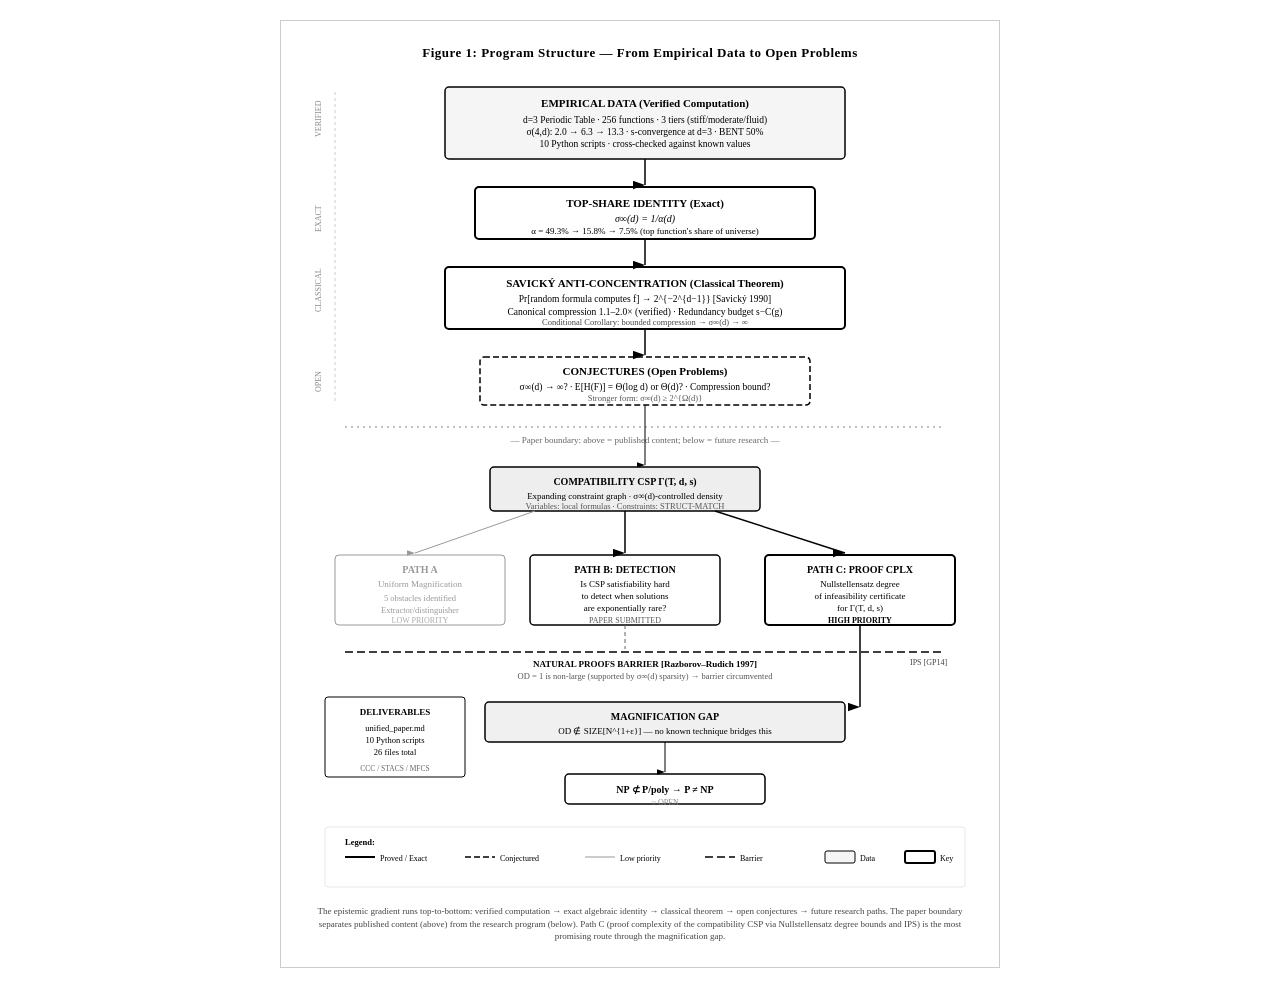
<file: pnp-research/archive/program_summary_dag.html>
<!DOCTYPE html>
<html lang="en">
<head>
<meta charset="UTF-8">
<title>Program Summary DAG — Restriction Images and Structural Entropy</title>
<style>
  * { margin: 0; padding: 0; box-sizing: border-box; }
  body { font-family: 'CMU Serif', 'Computer Modern', Georgia, serif; background: #fff; color: #000; }
  .page {
    width: 720px; margin: 20px auto; padding: 24px;
    border: 1px solid #ccc;
  }
  h1 { font-size: 13px; text-align: center; margin-bottom: 16px; font-weight: bold; letter-spacing: 0.5px; }
  svg { display: block; margin: 0 auto; }
  .caption { font-size: 9px; text-align: center; margin-top: 8px; color: #444; line-height: 1.4; }
</style>
</head>
<body>
<div class="page">
<h1>Figure 1: Program Structure — From Empirical Data to Open Problems</h1>

<svg viewBox="0 0 680 820" width="680" height="820" xmlns="http://www.w3.org/2000/svg">
  <defs>
    <marker id="arrow" viewBox="0 0 10 7" refX="10" refY="3.5" markerWidth="8" markerHeight="6" orient="auto-start-auto">
      <polygon points="0 0, 10 3.5, 0 7" fill="#000"/>
    </marker>
    <marker id="arrow-gray" viewBox="0 0 10 7" refX="10" refY="3.5" markerWidth="8" markerHeight="6" orient="auto-start-auto">
      <polygon points="0 0, 10 3.5, 0 7" fill="#999"/>
    </marker>
    <marker id="arrow-dash" viewBox="0 0 10 7" refX="10" refY="3.5" markerWidth="8" markerHeight="6" orient="auto-start-auto">
      <polygon points="0 0, 10 3.5, 0 7" fill="#666"/>
    </marker>
  </defs>

  <!-- ============ TIER 1: EMPIRICAL DATA ============ -->
  <rect x="140" y="10" width="400" height="72" rx="4" fill="#f5f5f5" stroke="#000" stroke-width="1.5"/>
  <text x="340" y="30" text-anchor="middle" font-size="11" font-weight="bold">EMPIRICAL DATA (Verified Computation)</text>
  <text x="340" y="46" text-anchor="middle" font-size="9.5">d=3 Periodic Table · 256 functions · 3 tiers (stiff/moderate/fluid)</text>
  <text x="340" y="58" text-anchor="middle" font-size="9.5">σ(4,d): 2.0 → 6.3 → 13.3 · s-convergence at d=3 · BENT 50%</text>
  <text x="340" y="70" text-anchor="middle" font-size="9.5">10 Python scripts · cross-checked against known values</text>

  <!-- Arrow down -->
  <line x1="340" y1="82" x2="340" y2="108" stroke="#000" stroke-width="1.5" marker-end="url(#arrow)"/>

  <!-- ============ TIER 2: STRUCTURAL IDENTITY ============ -->
  <rect x="170" y="110" width="340" height="52" rx="4" fill="none" stroke="#000" stroke-width="2"/>
  <text x="340" y="130" text-anchor="middle" font-size="11" font-weight="bold">TOP-SHARE IDENTITY (Exact)</text>
  <text x="340" y="145" text-anchor="middle" font-size="10" font-style="italic">σ∞(d) = 1/α(d)</text>
  <text x="340" y="157" text-anchor="middle" font-size="9">α = 49.3% → 15.8% → 7.5% (top function's share of universe)</text>

  <!-- Arrow down -->
  <line x1="340" y1="162" x2="340" y2="188" stroke="#000" stroke-width="1.5" marker-end="url(#arrow)"/>

  <!-- ============ TIER 3: SAVICKY BRIDGE ============ -->
  <rect x="140" y="190" width="400" height="62" rx="4" fill="none" stroke="#000" stroke-width="2"/>
  <text x="340" y="210" text-anchor="middle" font-size="11" font-weight="bold">SAVICKÝ ANTI-CONCENTRATION (Classical Theorem)</text>
  <text x="340" y="225" text-anchor="middle" font-size="9.5">Pr[random formula computes f] → 2^{−2^{d−1}} [Savický 1990]</text>
  <text x="340" y="238" text-anchor="middle" font-size="9.5">Canonical compression 1.1–2.0× (verified) · Redundancy budget s−C(g)</text>
  <text x="340" y="248" text-anchor="middle" font-size="8.5" fill="#444">Conditional Corollary: bounded compression → σ∞(d) → ∞</text>

  <!-- Arrow down -->
  <line x1="340" y1="252" x2="340" y2="278" stroke="#000" stroke-width="1.5" marker-end="url(#arrow)"/>

  <!-- ============ TIER 4: CONJECTURES ============ -->
  <rect x="175" y="280" width="330" height="48" rx="4" fill="none" stroke="#000" stroke-width="1.5" stroke-dasharray="6,3"/>
  <text x="340" y="298" text-anchor="middle" font-size="11" font-weight="bold">CONJECTURES (Open Problems)</text>
  <text x="340" y="313" text-anchor="middle" font-size="9.5">σ∞(d) → ∞? · E[H(F)] = Θ(log d) or Θ(d)? · Compression bound?</text>
  <text x="340" y="324" text-anchor="middle" font-size="8.5" fill="#555">Stronger form: σ∞(d) ≥ 2^{Ω(d)}</text>

  <!-- ============ EPISTEMIC GRADIENT LABEL ============ -->
  <text x="16" y="60" font-size="8" fill="#888" transform="rotate(-90 16 60)">VERIFIED</text>
  <text x="16" y="155" font-size="8" fill="#888" transform="rotate(-90 16 155)">EXACT</text>
  <text x="16" y="235" font-size="8" fill="#888" transform="rotate(-90 16 235)">CLASSICAL</text>
  <text x="16" y="315" font-size="8" fill="#888" transform="rotate(-90 16 315)">OPEN</text>
  <line x1="30" y1="15" x2="30" y2="325" stroke="#ccc" stroke-width="1" stroke-dasharray="3,3"/>

  <!-- ============ SEPARATOR: PAPER vs PATHS ============ -->
  <line x1="40" y1="350" x2="640" y2="350" stroke="#000" stroke-width="0.5" stroke-dasharray="2,4"/>
  <text x="340" y="366" text-anchor="middle" font-size="9" fill="#666">— Paper boundary: above = published content; below = future research —</text>

  <!-- ============ THREE PATHS ============ -->
  <!-- Arrow from conjectures to CSP -->
  <line x1="340" y1="328" x2="340" y2="388" stroke="#000" stroke-width="1" marker-end="url(#arrow)"/>

  <!-- Central: Compatibility CSP -->
  <rect x="185" y="390" width="270" height="44" rx="4" fill="#eee" stroke="#000" stroke-width="1.5"/>
  <text x="320" y="408" text-anchor="middle" font-size="10" font-weight="bold">COMPATIBILITY CSP Γ(T, d, s)</text>
  <text x="320" y="422" text-anchor="middle" font-size="9">Expanding constraint graph · σ∞(d)-controlled density</text>
  <text x="320" y="432" text-anchor="middle" font-size="8.5" fill="#555">Variables: local formulas · Constraints: STRUCT-MATCH</text>

  <!-- Three arrows branching down from CSP -->
  <!-- Path A: left -->
  <line x1="230" y1="434" x2="110" y2="476" stroke="#999" stroke-width="1" marker-end="url(#arrow-gray)"/>
  <!-- Path B: center -->
  <line x1="320" y1="434" x2="320" y2="476" stroke="#000" stroke-width="1.5" marker-end="url(#arrow)"/>
  <!-- Path C: right -->
  <line x1="410" y1="434" x2="540" y2="476" stroke="#000" stroke-width="1.5" marker-end="url(#arrow)"/>

  <!-- PATH A box -->
  <rect x="30" y="478" width="170" height="70" rx="4" fill="none" stroke="#999" stroke-width="1"/>
  <text x="115" y="496" text-anchor="middle" font-size="10" font-weight="bold" fill="#999">PATH A</text>
  <text x="115" y="510" text-anchor="middle" font-size="9" fill="#999">Uniform Magnification</text>
  <text x="115" y="524" text-anchor="middle" font-size="8.5" fill="#999">5 obstacles identified</text>
  <text x="115" y="536" text-anchor="middle" font-size="8.5" fill="#999">Extractor/distinguisher</text>
  <text x="115" y="546" text-anchor="middle" font-size="8" fill="#aaa">LOW PRIORITY</text>

  <!-- PATH B box -->
  <rect x="225" y="478" width="190" height="70" rx="4" fill="none" stroke="#000" stroke-width="1.5"/>
  <text x="320" y="496" text-anchor="middle" font-size="10" font-weight="bold">PATH B: DETECTION</text>
  <text x="320" y="510" text-anchor="middle" font-size="9">Is CSP satisfiability hard</text>
  <text x="320" y="522" text-anchor="middle" font-size="9">to detect when solutions</text>
  <text x="320" y="534" text-anchor="middle" font-size="9">are exponentially rare?</text>
  <text x="320" y="546" text-anchor="middle" font-size="8" fill="#555">PAPER SUBMITTED</text>

  <!-- PATH C box -->
  <rect x="460" y="478" width="190" height="70" rx="4" fill="none" stroke="#000" stroke-width="2"/>
  <text x="555" y="496" text-anchor="middle" font-size="10" font-weight="bold">PATH C: PROOF CPLX</text>
  <text x="555" y="510" text-anchor="middle" font-size="9">Nullstellensatz degree</text>
  <text x="555" y="522" text-anchor="middle" font-size="9">of infeasibility certificate</text>
  <text x="555" y="534" text-anchor="middle" font-size="9">for Γ(T, d, s)</text>
  <text x="555" y="546" text-anchor="middle" font-size="8" font-weight="bold">HIGH PRIORITY</text>

  <!-- Natural Proofs barrier line -->
  <line x1="40" y1="575" x2="640" y2="575" stroke="#000" stroke-width="1.5" stroke-dasharray="8,4"/>
  <text x="340" y="590" text-anchor="middle" font-size="9" font-weight="bold">NATURAL PROOFS BARRIER [Razborov–Rudich 1997]</text>
  <text x="340" y="602" text-anchor="middle" font-size="8.5" fill="#555">OD = 1 is non-large (supported by σ∞(d) sparsity) → barrier circumvented</text>

  <!-- Path C crosses barrier -->
  <line x1="555" y1="548" x2="555" y2="630" stroke="#000" stroke-width="1.5" marker-end="url(#arrow)"/>
  <text x="605" y="588" font-size="8" fill="#444">IPS [GP14]</text>

  <!-- Path B arrow to barrier (stops) -->
  <line x1="320" y1="548" x2="320" y2="572" stroke="#666" stroke-width="1" stroke-dasharray="4,3"/>

  <!-- Below barrier: Magnification gap -->
  <rect x="180" y="625" width="360" height="40" rx="4" fill="#f0f0f0" stroke="#000" stroke-width="1.5"/>
  <text x="360" y="643" text-anchor="middle" font-size="10" font-weight="bold">MAGNIFICATION GAP</text>
  <text x="360" y="657" text-anchor="middle" font-size="9">OD ∉ SIZE[N^{1+ε}] — no known technique bridges this</text>

  <!-- Arrow down -->
  <line x1="360" y1="665" x2="360" y2="695" stroke="#000" stroke-width="1" marker-end="url(#arrow)"/>

  <!-- Final target -->
  <rect x="260" y="697" width="200" height="30" rx="4" fill="none" stroke="#000" stroke-width="1.5"/>
  <text x="360" y="716" text-anchor="middle" font-size="10" font-weight="bold">NP ⊄ P/poly → P ≠ NP</text>
  <text x="360" y="728" text-anchor="middle" font-size="8" fill="#888">○ OPEN</text>

  <!-- ============ DELIVERABLES SIDEBAR ============ -->
  <rect x="20" y="620" width="140" height="80" rx="3" fill="none" stroke="#000" stroke-width="1"/>
  <text x="90" y="638" text-anchor="middle" font-size="9" font-weight="bold">DELIVERABLES</text>
  <text x="90" y="654" text-anchor="middle" font-size="8.5">unified_paper.md</text>
  <text x="90" y="666" text-anchor="middle" font-size="8.5">10 Python scripts</text>
  <text x="90" y="678" text-anchor="middle" font-size="8.5">26 files total</text>
  <text x="90" y="694" text-anchor="middle" font-size="7.5" fill="#666">CCC / STACS / MFCS</text>

  <!-- ============ LEGEND ============ -->
  <rect x="20" y="750" width="640" height="60" rx="3" fill="none" stroke="#ccc" stroke-width="0.5"/>
  <text x="40" y="768" font-size="8.5" font-weight="bold">Legend:</text>
  <line x1="40" y1="780" x2="70" y2="780" stroke="#000" stroke-width="2"/>
  <text x="75" y="784" font-size="8">Proved / Exact</text>
  <line x1="160" y1="780" x2="190" y2="780" stroke="#000" stroke-width="1.5" stroke-dasharray="6,3"/>
  <text x="195" y="784" font-size="8">Conjectured</text>
  <line x1="280" y1="780" x2="310" y2="780" stroke="#999" stroke-width="1"/>
  <text x="315" y="784" font-size="8">Low priority</text>
  <line x1="400" y1="780" x2="430" y2="780" stroke="#000" stroke-width="1.5" stroke-dasharray="8,4"/>
  <text x="435" y="784" font-size="8">Barrier</text>
  <rect x="520" y="774" width="30" height="12" rx="2" fill="#f5f5f5" stroke="#000" stroke-width="1"/>
  <text x="555" y="784" font-size="8">Data</text>
  <rect x="600" y="774" width="30" height="12" rx="2" fill="none" stroke="#000" stroke-width="2"/>
  <text x="635" y="784" font-size="8">Key</text>
</svg>

<p class="caption">
The epistemic gradient runs top-to-bottom: verified computation → exact algebraic identity → classical theorem → open conjectures → future research paths.
The paper boundary separates published content (above) from the research program (below).
Path C (proof complexity of the compatibility CSP via Nullstellensatz degree bounds and IPS) is the most promising route through the magnification gap.
</p>
</div>
</body>
</html>
</file>
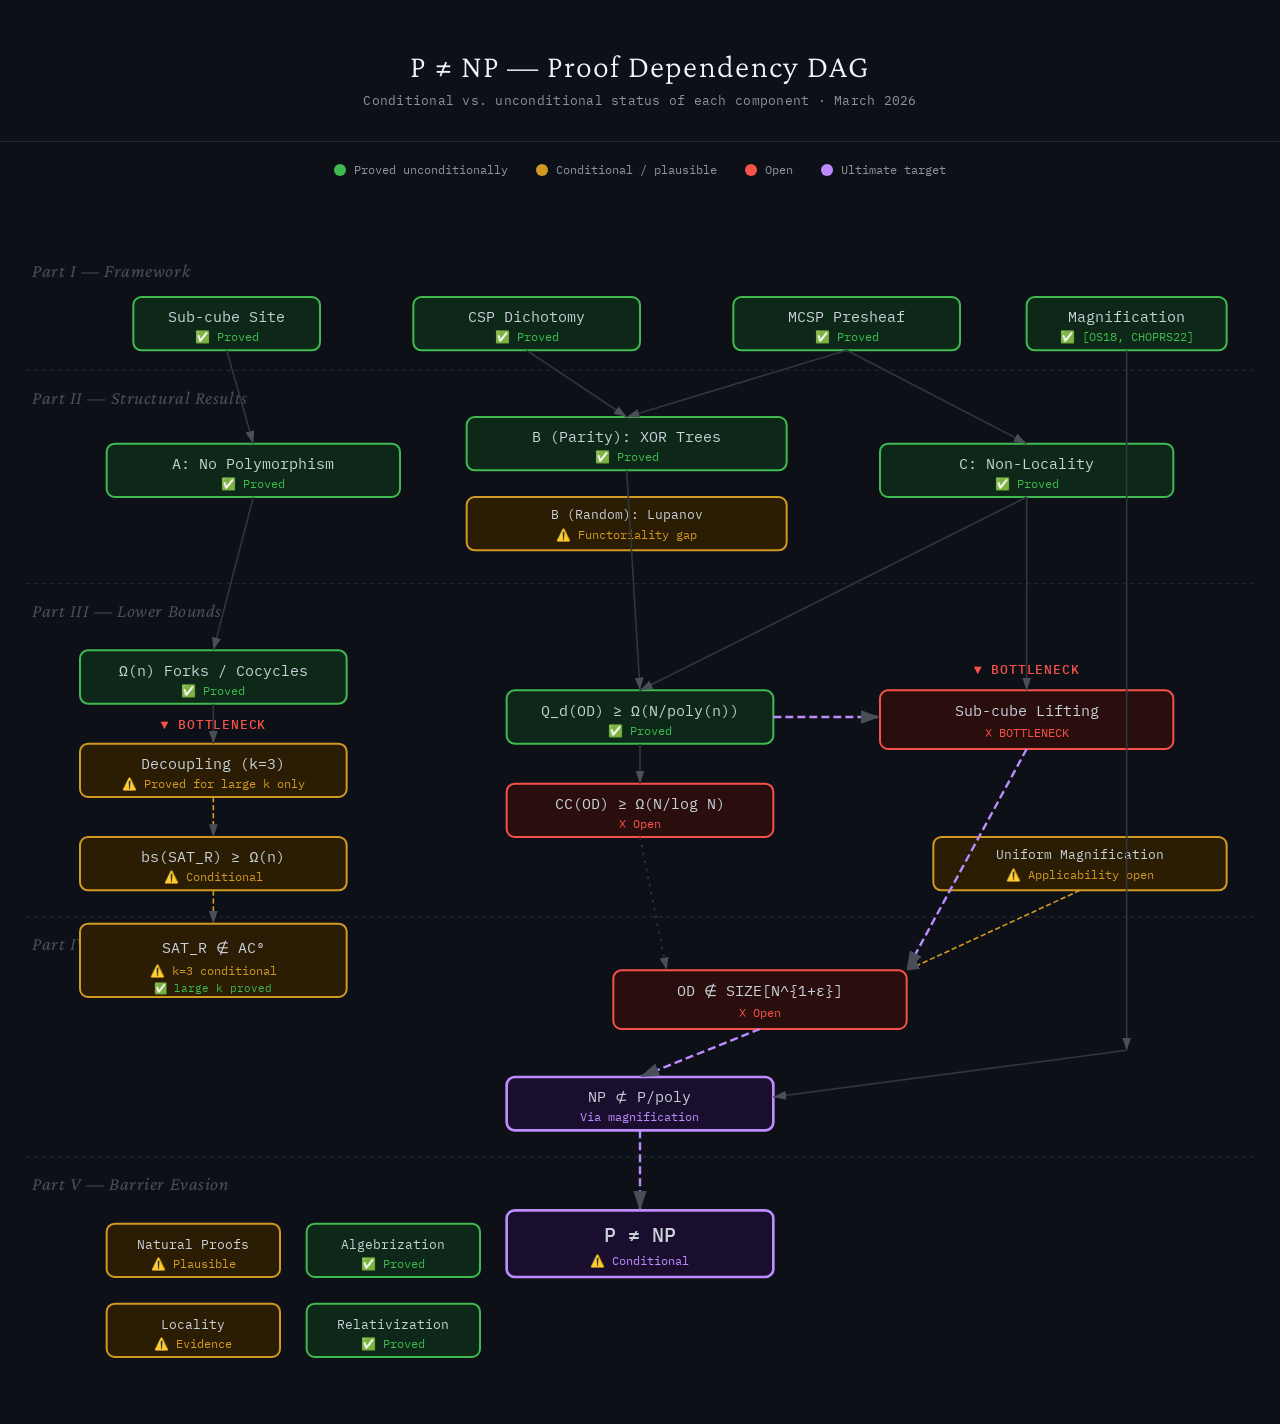
<file: pnp-research/archive/proof_dependency_dag.html>
<!DOCTYPE html>
<html lang="en">
<head>
<meta charset="UTF-8">
<meta name="viewport" content="width=device-width, initial-scale=1.0">
<title>P ≠ NP Proof — Dependency DAG</title>
<style>
  @import url('https://fonts.googleapis.com/css2?family=Crimson+Pro:ital,wght@0,300;0,400;0,600;1,400&family=IBM+Plex+Mono:wght@300;400;500&display=swap');

  * { margin: 0; padding: 0; box-sizing: border-box; }

  body {
    background: #0d1117;
    color: #c9d1d9;
    font-family: 'IBM Plex Mono', monospace;
    min-height: 100vh;
    overflow-x: hidden;
  }

  .header {
    text-align: center;
    padding: 48px 24px 32px;
    border-bottom: 1px solid #21262d;
  }
  .header h1 {
    font-family: 'Crimson Pro', Georgia, serif;
    font-weight: 300;
    font-size: 32px;
    color: #f0f6fc;
    letter-spacing: 0.04em;
  }
  .header .subtitle {
    font-size: 13px;
    color: #8b949e;
    margin-top: 8px;
    letter-spacing: 0.02em;
  }

  .legend {
    display: flex;
    justify-content: center;
    gap: 28px;
    padding: 20px;
    flex-wrap: wrap;
  }
  .legend-item {
    display: flex;
    align-items: center;
    gap: 8px;
    font-size: 12px;
    color: #8b949e;
  }
  .legend-dot {
    width: 12px;
    height: 12px;
    border-radius: 50%;
  }
  .legend-dot.proved { background: #3fb950; }
  .legend-dot.conditional { background: #d29922; }
  .legend-dot.open { background: #f85149; }
  .legend-dot.target { background: #bc8cff; }

  svg {
    display: block;
    margin: 0 auto;
    max-width: 100%;
  }

  .node-group { cursor: pointer; }
  .node-group:hover .node-box { filter: brightness(1.3); }
  .node-group:hover .node-label { fill: #f0f6fc; }

  .node-box {
    rx: 6;
    ry: 6;
    transition: filter 0.2s;
  }
  .node-box.proved { fill: #0d2818; stroke: #3fb950; stroke-width: 1.5; }
  .node-box.conditional { fill: #2a1d04; stroke: #d29922; stroke-width: 1.5; }
  .node-box.open { fill: #2a0e0e; stroke: #f85149; stroke-width: 1.5; }
  .node-box.target { fill: #1a0e2e; stroke: #bc8cff; stroke-width: 2; }

  .node-label {
    font-family: 'IBM Plex Mono', monospace;
    font-size: 11px;
    fill: #c9d1d9;
    text-anchor: middle;
    dominant-baseline: central;
    transition: fill 0.2s;
  }
  .node-label.small { font-size: 9.5px; }

  .node-status {
    font-family: 'IBM Plex Mono', monospace;
    font-size: 9px;
    text-anchor: middle;
    dominant-baseline: central;
  }
  .node-status.proved { fill: #3fb950; }
  .node-status.conditional { fill: #d29922; }
  .node-status.open { fill: #f85149; }
  .node-status.target { fill: #bc8cff; }

  .edge {
    stroke: #30363d;
    stroke-width: 1.2;
    fill: none;
    marker-end: url(#arrow);
  }
  .edge.critical {
    stroke: #bc8cff;
    stroke-width: 1.8;
    stroke-dasharray: 6 3;
  }
  .edge.conditional-edge {
    stroke: #d29922;
    stroke-width: 1.2;
    stroke-dasharray: 4 2;
  }

  .tooltip {
    position: fixed;
    background: #161b22;
    border: 1px solid #30363d;
    border-radius: 8px;
    padding: 14px 18px;
    font-size: 12px;
    line-height: 1.6;
    color: #c9d1d9;
    max-width: 340px;
    pointer-events: none;
    opacity: 0;
    transition: opacity 0.15s;
    z-index: 100;
    box-shadow: 0 8px 24px rgba(0,0,0,0.4);
  }
  .tooltip.visible { opacity: 1; }
  .tooltip .tt-title {
    font-weight: 500;
    color: #f0f6fc;
    margin-bottom: 6px;
    font-size: 13px;
  }
  .tooltip .tt-ref {
    color: #8b949e;
    font-size: 11px;
    margin-top: 6px;
  }

  .bottleneck-label {
    font-family: 'IBM Plex Mono', monospace;
    font-size: 10px;
    fill: #f85149;
    text-anchor: middle;
    font-weight: 500;
    letter-spacing: 0.06em;
  }

  .phase-label {
    font-family: 'Crimson Pro', Georgia, serif;
    font-size: 14px;
    fill: #484f58;
    font-style: italic;
    letter-spacing: 0.03em;
  }

  .phase-line {
    stroke: #21262d;
    stroke-width: 1;
    stroke-dasharray: 3 3;
  }
</style>
</head>
<body>

<div class="header">
  <h1>P ≠ NP — Proof Dependency DAG</h1>
  <div class="subtitle">Conditional vs. unconditional status of each component · March 2026</div>
</div>

<div class="legend">
  <div class="legend-item"><div class="legend-dot proved"></div> Proved unconditionally</div>
  <div class="legend-item"><div class="legend-dot conditional"></div> Conditional / plausible</div>
  <div class="legend-item"><div class="legend-dot open"></div> Open</div>
  <div class="legend-item"><div class="legend-dot target"></div> Ultimate target</div>
</div>

<svg viewBox="0 0 960 920" xmlns="http://www.w3.org/2000/svg">
  <defs>
    <marker id="arrow" viewBox="0 0 10 7" refX="10" refY="3.5" markerWidth="8" markerHeight="6" orient="auto-start-reverse">
      <path d="M 0 0 L 10 3.5 L 0 7 z" fill="#484f58"/>
    </marker>
    <marker id="arrow-purple" viewBox="0 0 10 7" refX="10" refY="3.5" markerWidth="8" markerHeight="6" orient="auto-start-reverse">
      <path d="M 0 0 L 10 3.5 L 0 7 z" fill="#bc8cff"/>
    </marker>
    <marker id="arrow-yellow" viewBox="0 0 10 7" refX="10" refY="3.5" markerWidth="8" markerHeight="6" orient="auto-start-reverse">
      <path d="M 0 0 L 10 3.5 L 0 7 z" fill="#d29922"/>
    </marker>
  </defs>

  <!-- Phase labels -->
  <text class="phase-label" x="24" y="60">Part I — Framework</text>
  <line class="phase-line" x1="20" y1="130" x2="940" y2="130"/>

  <text class="phase-label" x="24" y="155">Part II — Structural Results</text>
  <line class="phase-line" x1="20" y1="290" x2="940" y2="290"/>

  <text class="phase-label" x="24" y="315">Part III — Lower Bounds</text>
  <line class="phase-line" x1="20" y1="540" x2="940" y2="540"/>

  <text class="phase-label" x="24" y="565">Part IV — Conditional Magnification</text>
  <line class="phase-line" x1="20" y1="720" x2="940" y2="720"/>

  <text class="phase-label" x="24" y="745">Part V — Barrier Evasion</text>

  <!-- ═══════════ PART I NODES ═══════════ -->

  <!-- Site -->
  <g class="node-group" data-title="Sub-cube Site" data-status="Proved" data-ref="Prop 1.2" data-desc="The d-sub-cube site on {0,1}^n with Grothendieck topology is well-defined.">
    <rect class="node-box proved" x="100" y="75" width="140" height="40"/>
    <text class="node-label" x="170" y="90">Sub-cube Site</text>
    <text class="node-status proved" x="170" y="105">✅ Proved</text>
  </g>

  <!-- CSP Dichotomy -->
  <g class="node-group" data-title="CSP Dichotomy Recovery" data-status="Proved" data-ref="Thm 3.2" data-desc="Polynomial descent ↔ WNU polymorphism. Verified for 2-SAT (majority), XOR-SAT (Mal'tsev), 3-SAT (failure).">
    <rect class="node-box proved" x="310" y="75" width="170" height="40"/>
    <text class="node-label" x="395" y="90">CSP Dichotomy</text>
    <text class="node-status proved" x="395" y="105">✅ Proved</text>
  </g>

  <!-- MCSP Presheaf -->
  <g class="node-group" data-title="MCSP Presheaf Well-Defined" data-status="Proved" data-ref="Thm 2.3" data-desc="F^{cir} and F^{grp} are well-defined presheaves. Global sections = small circuits for truth table T.">
    <rect class="node-box proved" x="550" y="75" width="170" height="40"/>
    <text class="node-label" x="635" y="90">MCSP Presheaf</text>
    <text class="node-status proved" x="635" y="105">✅ Proved</text>
  </g>

  <!-- Magnification -->
  <g class="node-group" data-title="Hardness Magnification" data-status="Proved" data-ref="Thm 5.2, Cor 5.4" data-desc="Oliveira–Santhanam: OD ∉ SIZE[N^{1+ε}] → NP ⊄ P/poly → P ≠ NP. Prior work; used as black box.">
    <rect class="node-box proved" x="770" y="75" width="150" height="40"/>
    <text class="node-label" x="845" y="90">Magnification</text>
    <text class="node-status proved" x="845" y="105">✅ [OS18, CHOPRS22]</text>
  </g>

  <!-- ═══════════ PART II NODES ═══════════ -->

  <!-- Result A -->
  <g class="node-group" data-title="Result A: No Circuit Polymorphism" data-status="Proved" data-ref="Thm 6.2" data-desc="No nontrivial poly-time algorithm merges compatible local circuits into a global small circuit for hard truth tables. Shannon counting + Håstad.">
    <rect class="node-box proved" x="80" y="185" width="220" height="40"/>
    <text class="node-label" x="190" y="200">A: No Polymorphism</text>
    <text class="node-status proved" x="190" y="215">✅ Proved</text>
  </g>

  <!-- Result B Parity -->
  <g class="node-group" data-title="Result B (Parity): Compatible Families" data-status="Proved" data-ref="Thm 7.1" data-desc="Canonical balanced XOR trees form a compatible family for F^{cir}. Does not extend globally by Håstad. H¹ ≠ {∗}.">
    <rect class="node-box proved" x="350" y="165" width="240" height="40"/>
    <text class="node-label" x="470" y="180">B (Parity): XOR Trees</text>
    <text class="node-status proved" x="470" y="195">✅ Proved</text>
  </g>

  <!-- Result B Random -->
  <g class="node-group" data-title="Result B (Random): Lupanov Families" data-status="Conditional" data-ref="Thm 7.3" data-desc="Compatible families for random functions via Lupanov. CONDITIONAL: address/data partition changes non-uniformly under restriction. The DAG isomorphism between restricted and direct Lupanov circuits is not exhibited.">
    <rect class="node-box conditional" x="350" y="225" width="240" height="40"/>
    <text class="node-label small" x="470" y="238">B (Random): Lupanov</text>
    <text class="node-status conditional" x="470" y="253">⚠️ Functoriality gap</text>
  </g>

  <!-- Result C -->
  <g class="node-group" data-title="Result C: Non-Locality" data-status="Proved" data-ref="Thms 8.1–8.2" data-desc="Mergeability obstruction depends on Ω(N/log N) independent sub-cube interactions, invisible to bounded-fan-in oracle gates.">
    <rect class="node-box proved" x="660" y="185" width="220" height="40"/>
    <text class="node-label" x="770" y="200">C: Non-Locality</text>
    <text class="node-status proved" x="770" y="215">✅ Proved</text>
  </g>

  <!-- ═══════════ PART III NODES ═══════════ -->

  <!-- Residual Forks -->
  <g class="node-group" data-title="Ω(n) Independent Forks" data-status="Proved" data-ref="Thms 9.4, 9.6" data-desc="3-SAT residual has Ω(n) independent three-way forks with disjoint variable sets, giving Ω(n) independent cocycle conditions.">
    <rect class="node-box proved" x="60" y="340" width="200" height="40"/>
    <text class="node-label" x="160" y="355">Ω(n) Forks / Cocycles</text>
    <text class="node-status proved" x="160" y="370">✅ Proved</text>
  </g>

  <!-- Decoupling -->
  <g class="node-group" data-title="Decoupling Property" data-status="Conditional" data-ref="Conj 10.3, Thm 10.4" data-desc="Distant forks approximately independent under satisfying distribution. PROVED for large k (Molloy + Ding–Sly–Sun). OPEN for k=3 (requires spatial mixing at 3-SAT threshold).">
    <rect class="node-box conditional" x="60" y="410" width="200" height="40"/>
    <text class="node-label" x="160" y="425">Decoupling (k=3)</text>
    <text class="node-status conditional" x="160" y="440">⚠️ Proved for large k only</text>
  </g>

  <!-- Block Sensitivity -->
  <g class="node-group" data-title="Block Sensitivity Ω(n)" data-status="Conditional" data-ref="Thms 10.1–10.2" data-desc="Ω(n) critically satisfied forks → bs(SAT_R) ≥ Ω(n). Requires decoupling + bounded marginals.">
    <rect class="node-box conditional" x="60" y="480" width="200" height="40"/>
    <text class="node-label" x="160" y="495">bs(SAT_R) ≥ Ω(n)</text>
    <text class="node-status conditional" x="160" y="510">⚠️ Conditional</text>
  </g>

  <!-- AC0 -->
  <g class="node-group" data-title="SAT_R ∉ AC⁰" data-status="Conditional" data-ref="Thm 11.1, Cor 11.2" data-desc="Via Huang (s ≥ √bs) + Boppana/Tal. PROVED unconditionally for large k. Conditional on decoupling for k=3.">
    <rect class="node-box conditional" x="60" y="545" width="200" height="55"/>
    <text class="node-label" x="160" y="563">SAT_R ∉ AC⁰</text>
    <text class="node-status conditional" x="160" y="580">⚠️ k=3 conditional</text>
    <text class="node-status proved" x="160" y="593" style="font-size:8px">✅ large k proved</text>
  </g>

  <!-- Sub-cube Query -->
  <g class="node-group" data-title="Sub-cube Query Complexity" data-status="Proved" data-ref="Thm 12.1" data-desc="Q_d(OD) ≥ Ω(N/poly(n)). Each of Ω(N/log N) independent interactions requires at least one query to resolve.">
    <rect class="node-box proved" x="380" y="370" width="200" height="40"/>
    <text class="node-label" x="480" y="385">Q_d(OD) ≥ Ω(N/poly(n))</text>
    <text class="node-status proved" x="480" y="400">✅ Proved</text>
  </g>

  <!-- Communication -->
  <g class="node-group" data-title="Communication Complexity" data-status="Open" data-ref="Prop 12.2" data-desc="CC(OD) ≥ Ω(N/log N). Structural argument exists (cross-partition interactions). Formal proof requires lifting or Razborov-type analysis. Rectangle argument unjustified.">
    <rect class="node-box open" x="380" y="440" width="200" height="40"/>
    <text class="node-label" x="480" y="455">CC(OD) ≥ Ω(N/log N)</text>
    <text class="node-status open" x="480" y="470">❌ Open</text>
  </g>

  <!-- Sub-cube Lifting -->
  <g class="node-group" data-title="Sub-cube Lifting Conjecture" data-status="Open" data-ref="Conj 14.1" data-desc="∃ gadget g with sub-polynomial size: L(f∘g) ≥ Q_d(f)^{1+Ω(1)} · poly(|g|). No sub-cube lifting theorem exists. Key bottleneck.">
    <rect class="node-box open" x="660" y="370" width="220" height="44"/>
    <text class="node-label" x="770" y="385">Sub-cube Lifting</text>
    <text class="node-status open" x="770" y="402">❌ BOTTLENECK</text>
  </g>

  <!-- BOTTLENECK LABELS -->
  <text class="bottleneck-label" x="770" y="358">▼ BOTTLENECK</text>
  <text class="bottleneck-label" x="160" y="399">▼ BOTTLENECK</text>

  <!-- ═══════════ PART IV NODES ═══════════ -->

  <!-- OD lower bound -->
  <g class="node-group" data-title="OD ∉ SIZE[N^{1+ε}]" data-status="Open" data-ref="Conjecture 7.4" data-desc="The circuit lower bound for the obstruction detection function. Requires either sub-cube lifting, uniform magnification, or a new technique.">
    <rect class="node-box open" x="460" y="580" width="220" height="44"/>
    <text class="node-label" x="570" y="595">OD ∉ SIZE[N^{1+ε}]</text>
    <text class="node-status open" x="570" y="612">❌ Open</text>
  </g>

  <!-- Uniform magnification -->
  <g class="node-group" data-title="Atserias–Müller Uniform Magnification" data-status="Conditional" data-ref="Thm 16.1" data-desc="If OD satisfies distinguisher conditions, superlinear P-uniform formula bounds → P ≠ NP. Sidesteps locality barrier. Applicability to OD not yet verified.">
    <rect class="node-box conditional" x="700" y="480" width="220" height="40"/>
    <text class="node-label small" x="810" y="493">Uniform Magnification</text>
    <text class="node-status conditional" x="810" y="508">⚠️ Applicability open</text>
  </g>

  <!-- NP not in P/poly -->
  <g class="node-group" data-title="NP ⊄ P/poly" data-status="Target" data-ref="Thm 15.1 Step 5" data-desc="Follows from OD ∉ SIZE[N^{1+ε}] via Oliveira–Santhanam hardness magnification.">
    <rect class="node-box target" x="380" y="660" width="200" height="40"/>
    <text class="node-label" x="480" y="675">NP ⊄ P/poly</text>
    <text class="node-status target" x="480" y="690">Via magnification</text>
  </g>

  <!-- P != NP -->
  <g class="node-group" data-title="P ≠ NP" data-status="Target" data-ref="Thm 15.1" data-desc="CONDITIONAL: follows from Sub-cube Lifting Conjecture. The conditional chain is: lifting → OD lower bound → magnification → NP ⊄ P/poly → P ≠ NP.">
    <rect class="node-box target" x="380" y="760" width="200" height="50"/>
    <text class="node-label" x="480" y="778" style="font-size:15px; font-weight:500;">P ≠ NP</text>
    <text class="node-status target" x="480" y="798">⚠️ Conditional</text>
  </g>

  <!-- ═══════════ BARRIER NODES ═══════════ -->

  <g class="node-group" data-title="Natural Proofs Evasion" data-status="Conditional" data-ref="Thm 17.1" data-desc="OD property is non-large (random functions lack compatible families) and non-constructive (detecting OD ≥ co-MCSP). Plausible but unproved.">
    <rect class="node-box conditional" x="80" y="770" width="130" height="40"/>
    <text class="node-label small" x="145" y="785">Natural Proofs</text>
    <text class="node-status conditional" x="145" y="800">⚠️ Plausible</text>
  </g>

  <g class="node-group" data-title="Locality Barrier Evasion" data-status="Conditional" data-ref="Thm 18.1" data-desc="OD^{grp} richer than Gap-MCSP; oracle upper bounds may not apply. Structural evidence only.">
    <rect class="node-box conditional" x="80" y="830" width="130" height="40"/>
    <text class="node-label small" x="145" y="845">Locality</text>
    <text class="node-status conditional" x="145" y="860">⚠️ Evidence</text>
  </g>

  <g class="node-group" data-title="Non-Relativization" data-status="Proved" data-ref="Thm 19.1" data-desc="Oracle A computing MCSP + compatible families makes OD easy. Boolean hypercube structure destroyed by oracles.">
    <rect class="node-box proved" x="230" y="830" width="130" height="40"/>
    <text class="node-label small" x="295" y="845">Relativization</text>
    <text class="node-status proved" x="295" y="860">✅ Proved</text>
  </g>

  <g class="node-group" data-title="Non-Algebrization" data-status="Proved" data-ref="Thm 20.1" data-desc="DAG isomorphism is combinatorial, changes under algebraic extension. Cocycle variety structure differs over GF(2) vs algebraically closed fields.">
    <rect class="node-box proved" x="230" y="770" width="130" height="40"/>
    <text class="node-label small" x="295" y="785">Algebrization</text>
    <text class="node-status proved" x="295" y="800">✅ Proved</text>
  </g>

  <!-- ═══════════ EDGES ═══════════ -->

  <!-- Part I → Part II -->
  <line class="edge" x1="170" y1="115" x2="190" y2="185"/>
  <line class="edge" x1="395" y1="115" x2="470" y2="165"/>
  <line class="edge" x1="635" y1="115" x2="770" y2="185"/>
  <line class="edge" x1="635" y1="115" x2="470" y2="165"/>

  <!-- Part II → Part III -->
  <line class="edge" x1="190" y1="225" x2="160" y2="340"/>
  <line class="edge" x1="470" y1="205" x2="480" y2="370"/>
  <line class="edge" x1="770" y1="225" x2="770" y2="370"/>
  <line class="edge" x1="770" y1="225" x2="480" y2="370"/>

  <!-- Part III internal -->
  <line class="edge" x1="160" y1="380" x2="160" y2="410"/>
  <line class="edge conditional-edge" x1="160" y1="450" x2="160" y2="480" marker-end="url(#arrow-yellow)"/>
  <line class="edge conditional-edge" x1="160" y1="520" x2="160" y2="545" marker-end="url(#arrow-yellow)"/>
  <line class="edge" x1="480" y1="410" x2="480" y2="440"/>

  <!-- Sub-cube query → Lifting → OD bound -->
  <line class="edge critical" x1="580" y1="390" x2="660" y2="390" marker-end="url(#arrow-purple)"/>
  <line class="edge critical" x1="770" y1="414" x2="680" y2="580" marker-end="url(#arrow-purple)"/>

  <!-- Uniform magnification → OD bound -->
  <line class="edge conditional-edge" x1="810" y1="520" x2="680" y2="580" marker-end="url(#arrow-yellow)"/>

  <!-- Communication → OD bound (weak) -->
  <line class="edge" x1="480" y1="480" x2="500" y2="580" style="stroke:#30363d; stroke-dasharray:2 4;"/>

  <!-- OD bound → NP not in P/poly -->
  <line class="edge critical" x1="570" y1="624" x2="480" y2="660" marker-end="url(#arrow-purple)"/>

  <!-- Magnification theorem feeds in -->
  <line class="edge" x1="845" y1="115" x2="845" y2="640" style="stroke:#30363d;"/>
  <line class="edge" x1="845" y1="640" x2="580" y2="675" style="stroke:#30363d;"/>

  <!-- NP ⊄ P/poly → P ≠ NP -->
  <line class="edge critical" x1="480" y1="700" x2="480" y2="760" marker-end="url(#arrow-purple)"/>

</svg>

<div class="tooltip" id="tooltip"></div>

<script>
  const tooltip = document.getElementById('tooltip');
  const groups = document.querySelectorAll('.node-group');

  groups.forEach(g => {
    g.addEventListener('mouseenter', e => {
      const title = g.dataset.title;
      const status = g.dataset.status;
      const ref = g.dataset.ref;
      const desc = g.dataset.desc;
      tooltip.innerHTML = `<div class="tt-title">${title}</div>${desc}<div class="tt-ref">${ref} · ${status}</div>`;
      tooltip.classList.add('visible');
    });
    g.addEventListener('mousemove', e => {
      const x = Math.min(e.clientX + 16, window.innerWidth - 360);
      const y = Math.min(e.clientY + 16, window.innerHeight - 200);
      tooltip.style.left = x + 'px';
      tooltip.style.top = y + 'px';
    });
    g.addEventListener('mouseleave', () => {
      tooltip.classList.remove('visible');
    });
  });
</script>

</body>
</html>
</file>
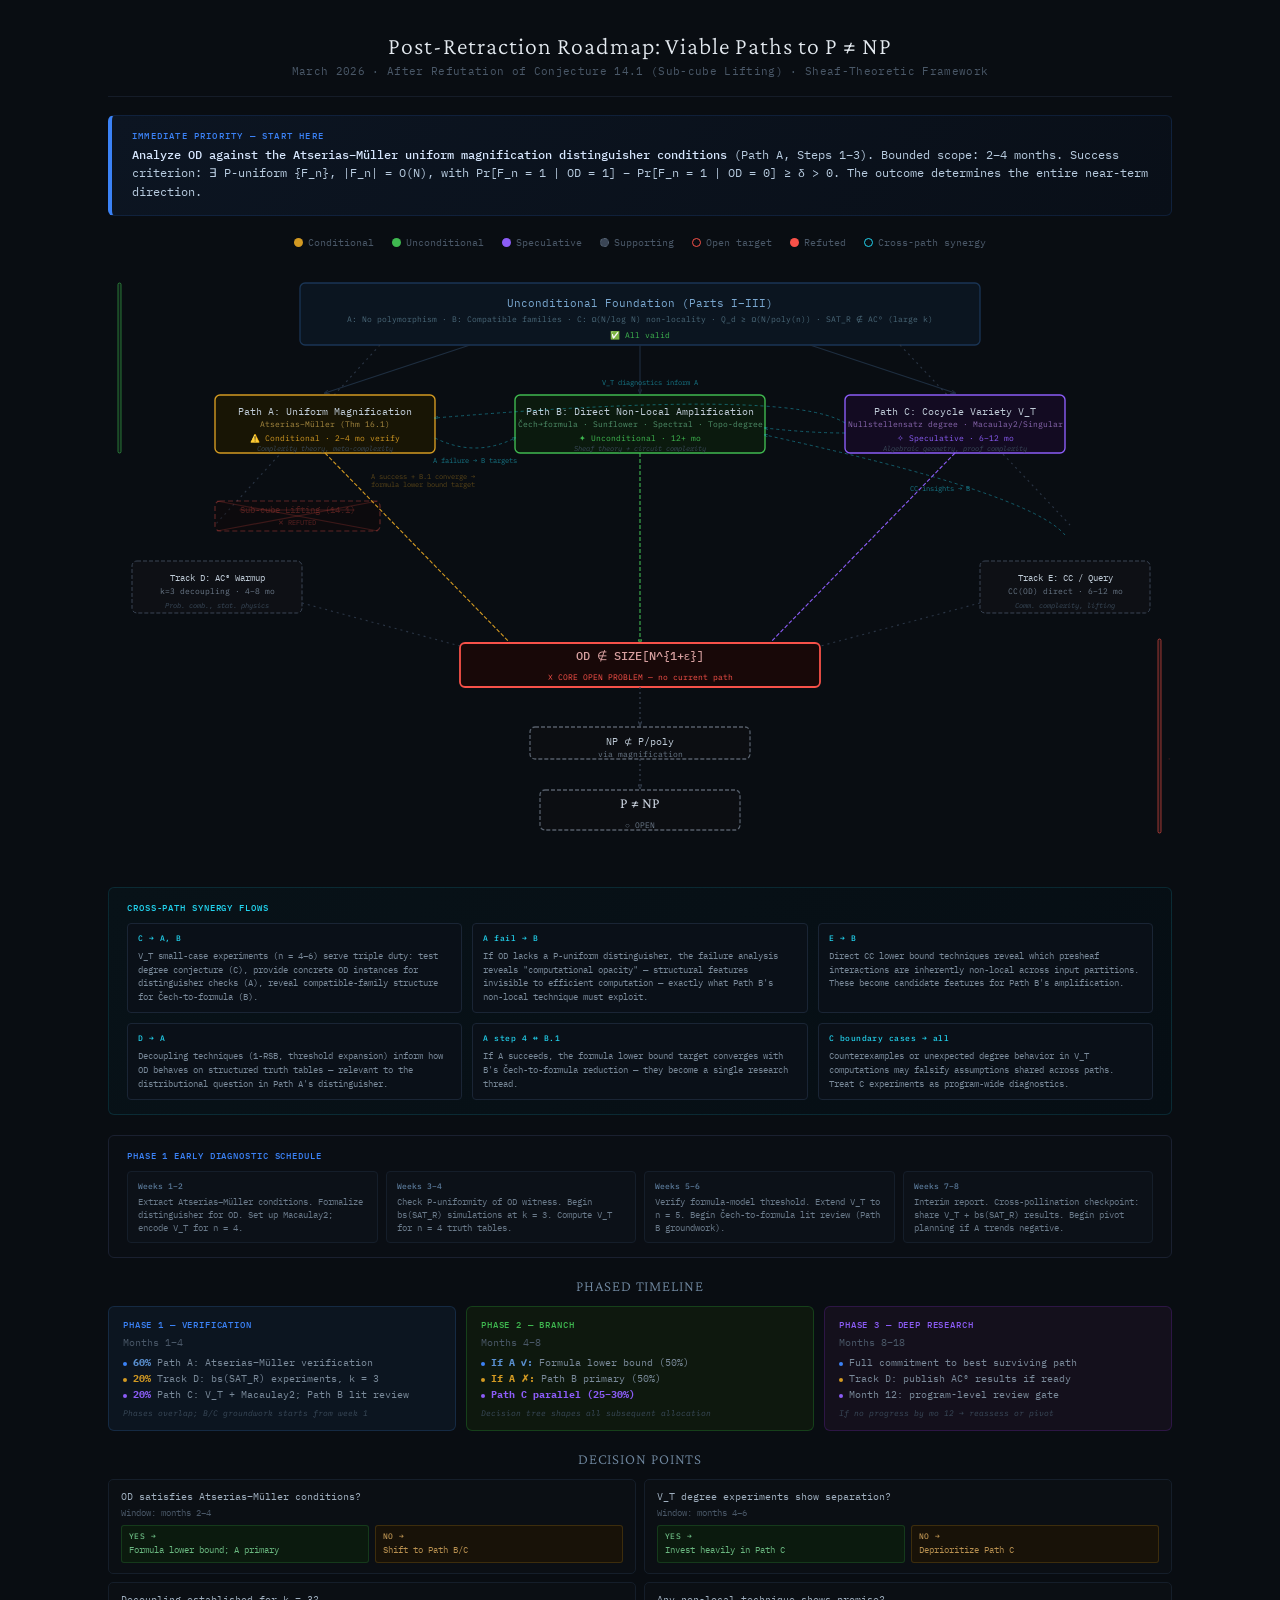
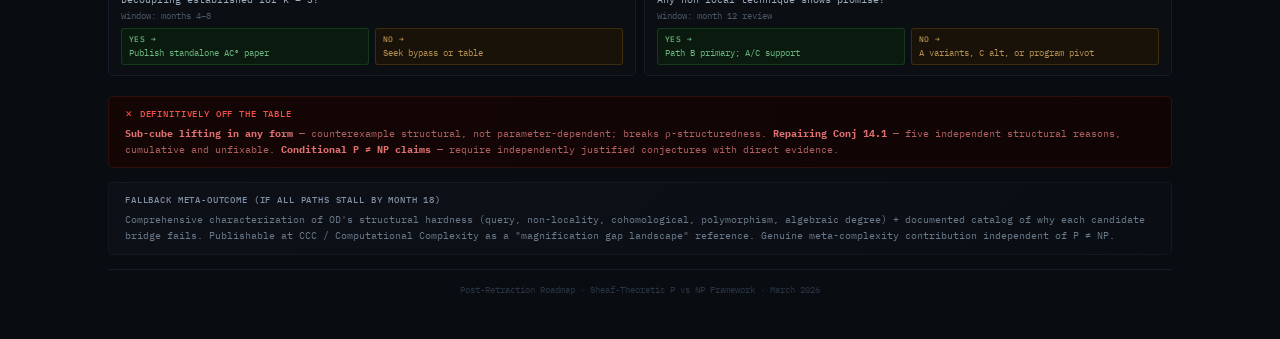
<file: pnp-research/archive/roadmap_visual_dag.html>
<!DOCTYPE html>
<html lang="en">
<head>
<meta charset="UTF-8">
<meta name="viewport" content="width=device-width, initial-scale=1.0">
<title>Post-Retraction Roadmap — Viable Paths to P ≠ NP</title>
<style>
  @import url('https://fonts.googleapis.com/css2?family=Crimson+Pro:ital,wght@0,300;0,400;0,600;1,300;1,400&family=IBM+Plex+Mono:wght@300;400;500&family=DM+Sans:wght@300;400;500&display=swap');

  * { margin: 0; padding: 0; box-sizing: border-box; }

  body {
    background: #090d12;
    color: #b0bcc8;
    font-family: 'IBM Plex Mono', monospace;
    min-height: 100vh;
  }

  .page {
    max-width: 1120px;
    margin: 0 auto;
    padding: 32px 28px 44px;
  }

  /* ── HEADER ── */
  .header {
    text-align: center;
    padding-bottom: 18px;
    border-bottom: 1px solid #151c28;
    margin-bottom: 18px;
  }
  .header h1 {
    font-family: 'Crimson Pro', Georgia, serif;
    font-weight: 300;
    font-size: 24px;
    color: #e4eaf0;
    letter-spacing: 0.04em;
  }
  .header .sub {
    font-size: 11px;
    color: #4a5868;
    margin-top: 5px;
    letter-spacing: 0.03em;
  }

  /* ── PRIORITY ── */
  .priority {
    background: linear-gradient(135deg, #0c1522 0%, #090f18 100%);
    border: 1.5px solid #1e4a8a44;
    border-left: 4px solid #3b82f6;
    border-radius: 6px;
    padding: 14px 20px;
    margin-bottom: 20px;
  }
  .priority .lbl {
    font-size: 8.5px; font-weight: 500; color: #3b82f6;
    letter-spacing: 0.14em; text-transform: uppercase; margin-bottom: 5px;
  }
  .priority .txt {
    font-size: 11.5px; color: #b8cce0; line-height: 1.6;
  }
  .priority strong { color: #d8e8ff; font-weight: 500; }

  /* ── LEGEND ── */
  .legend {
    display: flex; justify-content: center; gap: 18px;
    flex-wrap: wrap; margin-bottom: 14px;
  }
  .legend-item {
    display: flex; align-items: center; gap: 5px;
    font-size: 9.5px; color: #4a5868;
  }
  .ldot { width: 9px; height: 9px; border-radius: 50%; }
  .ldot.cond { background: #d29922; }
  .ldot.uncond { background: #3fb950; }
  .ldot.spec { background: #8b5cf6; }
  .ldot.supp { background: #3a4555; border: 1.5px dashed #5a6878; }
  .ldot.target { background: transparent; border: 1.5px solid #f85149; }
  .ldot.dead { background: #f85149; }
  .ldot.synergy { background: transparent; border: 1.5px solid #22d3ee; }

  /* ── DAG SVG ── */
  .dag-wrap { text-align: center; margin-bottom: 20px; overflow-x: auto; }
  svg text { font-family: 'IBM Plex Mono', monospace; }

  .nbox { rx: 5; ry: 5; }
  .nbox.found { fill: #0b1520; stroke: #1a3555; stroke-width: 1.3; }
  .nbox.pa { fill: #181505; stroke: #d29922; stroke-width: 1.4; }
  .nbox.pb { fill: #0b1a0e; stroke: #3fb950; stroke-width: 1.4; }
  .nbox.pc { fill: #130b22; stroke: #8b5cf6; stroke-width: 1.4; }
  .nbox.trk { fill: #0e1015; stroke: #3a4555; stroke-width: 1; stroke-dasharray: 4 2; }
  .nbox.btn { fill: #180808; stroke: #f85149; stroke-width: 1.8; }
  .nbox.tgt { fill: #0c0e12; stroke: #555e6a; stroke-width: 1.3; stroke-dasharray: 4 2; }
  .nbox.dead { fill: #120505; stroke: #f85149; stroke-width: 1.2; stroke-dasharray: 5 3; opacity: 0.35; }

  .ntitle { font-size: 10px; fill: #c0ccd8; text-anchor: middle; dominant-baseline: central; }
  .nsub { font-size: 8px; text-anchor: middle; dominant-baseline: central; }
  .nsub.c { fill: #d29922; } .nsub.u { fill: #3fb950; } .nsub.s { fill: #8b5cf6; }
  .nsub.o { fill: #f85149; } .nsub.t { fill: #6a7888; } .nsub.d { fill: #f8514955; }

  .edge { fill: none; stroke-width: 1.1; }
  .edge.sol { stroke: #1e2e40; }
  .edge.cn { stroke: #d29922; stroke-dasharray: 4 2; }
  .edge.un { stroke: #3fb950; stroke-dasharray: 4 2; }
  .edge.sp { stroke: #8b5cf6; stroke-dasharray: 4 2; }
  .edge.sup { stroke: #2a3545; stroke-dasharray: 2 4; }
  .edge.fut { stroke: #3a4555; stroke-dasharray: 2 3; }
  .edge.syn { stroke: #22d3ee; stroke-width: 0.8; stroke-dasharray: 3 3; opacity: 0.5; }

  .expert-tag {
    font-size: 7px; fill: #3a4a5a;
    text-anchor: middle; dominant-baseline: central;
    font-style: italic;
  }

  /* ── SYNERGY BOX ── */
  .synergy-panel {
    background: linear-gradient(135deg, #081218 0%, #060e14 100%);
    border: 1px solid #22d3ee22;
    border-radius: 6px;
    padding: 14px 18px;
    margin-bottom: 20px;
  }
  .synergy-panel .sp-title {
    font-size: 9px; font-weight: 500; color: #22d3ee;
    letter-spacing: 0.1em; text-transform: uppercase; margin-bottom: 10px;
  }
  .syn-flows {
    display: grid;
    grid-template-columns: 1fr 1fr 1fr;
    gap: 10px;
  }
  .syn-flow {
    background: #0a1018;
    border: 1px solid #1a2535;
    border-radius: 4px;
    padding: 8px 10px;
    font-size: 9px;
    line-height: 1.55;
    color: #7a8a9a;
  }
  .syn-flow .sf-route {
    font-size: 8px; font-weight: 500;
    color: #22d3ee; margin-bottom: 4px;
    letter-spacing: 0.06em;
  }

  /* ── TIMELINE ── */
  .timeline { margin: 0 auto 20px; }
  .timeline h2 {
    font-family: 'Crimson Pro', Georgia, serif;
    font-weight: 300; font-size: 15px;
    color: #7088a0; letter-spacing: 0.06em;
    text-transform: uppercase; margin-bottom: 12px; text-align: center;
  }
  .phases { display: flex; gap: 10px; }
  .phase {
    flex: 1; border-radius: 6px; padding: 12px 14px;
  }
  .phase.p1 { background: #0c1520; border: 1px solid #1a3555aa; }
  .phase.p2 { background: #0e180e; border: 1px solid #1a5520aa; }
  .phase.p3 { background: #14101c; border: 1px solid #3a1a5aaa; }
  .phase-lbl {
    font-size: 8.5px; font-weight: 500;
    letter-spacing: 0.1em; text-transform: uppercase; margin-bottom: 6px;
  }
  .phase.p1 .phase-lbl { color: #3b82f6; }
  .phase.p2 .phase-lbl { color: #3fb950; }
  .phase.p3 .phase-lbl { color: #8b5cf6; }
  .phase-mo { font-size: 9.5px; color: #4a5868; margin-bottom: 6px; }
  .phase-items { list-style: none; font-size: 9.5px; line-height: 1.65; color: #7a8a9a; }
  .phase-items li { padding-left: 10px; position: relative; }
  .phase-items li::before {
    content: ''; position: absolute; left: 0; top: 7px;
    width: 4px; height: 4px; border-radius: 50%; background: #2a3a4a;
  }
  .phase-items .pri::before { background: #3b82f6; }
  .phase-items .sec::before { background: #d29922; }
  .phase-items .ter::before { background: #8b5cf6; }
  .phase-note {
    font-size: 8px; color: #3a4a5a; margin-top: 6px; font-style: italic;
  }

  /* ── DIAGNOSTIC STRIP ── */
  .diag-strip {
    margin: 0 auto 20px;
    background: #0a0e14;
    border: 1px solid #1a2030;
    border-radius: 6px;
    padding: 14px 18px;
  }
  .diag-strip h3 {
    font-size: 9px; font-weight: 500; color: #3b82f6;
    letter-spacing: 0.1em; text-transform: uppercase; margin-bottom: 10px;
  }
  .diag-weeks {
    display: grid;
    grid-template-columns: repeat(4, 1fr);
    gap: 8px;
  }
  .dweek {
    background: #0c1118;
    border: 1px solid #151e2a;
    border-radius: 4px;
    padding: 8px 10px;
    font-size: 8.5px;
    line-height: 1.55;
    color: #6a7a8a;
  }
  .dweek .dw-label {
    font-size: 8px; font-weight: 500;
    color: #5a7a9a; margin-bottom: 3px;
  }

  /* ── DECISIONS ── */
  .decisions { margin: 0 auto 20px; }
  .decisions h2 {
    font-family: 'Crimson Pro', Georgia, serif;
    font-weight: 300; font-size: 15px;
    color: #7088a0; letter-spacing: 0.06em;
    text-transform: uppercase; margin-bottom: 12px; text-align: center;
  }
  .dec-grid { display: grid; grid-template-columns: 1fr 1fr; gap: 8px; }
  .dec-card {
    background: #0b0f14; border: 1px solid #151e2a;
    border-radius: 5px; padding: 10px 12px;
  }
  .dec-card .dq { font-size: 10px; color: #a0b0c0; margin-bottom: 4px; }
  .dec-card .dw { font-size: 8.5px; color: #4a5868; margin-bottom: 7px; }
  .dec-card .dos { display: flex; gap: 6px; }
  .dec-card .dout {
    flex: 1; padding: 5px 7px; border-radius: 3px; font-size: 8.5px; line-height: 1.45;
  }
  .dout.dy { background: #0b1a0e; border: 1px solid #3fb95033; color: #6ab880; }
  .dout.dn { background: #181208; border: 1px solid #d2992233; color: #b89050; }
  .dout-lbl { font-weight: 500; font-size: 7.5px; letter-spacing: 0.06em; text-transform: uppercase; margin-bottom: 2px; }

  /* ── DEAD / FALLBACK / FOOTER ── */
  .dead-zone {
    background: linear-gradient(90deg, #150606 0%, #100404 100%);
    border: 1px solid #f8514922; border-radius: 5px;
    padding: 10px 16px; margin-bottom: 14px;
    font-size: 9.5px; color: #b06060; line-height: 1.65;
  }
  .dead-zone .dz-t {
    font-size: 8.5px; font-weight: 500; color: #f85149;
    letter-spacing: 0.1em; text-transform: uppercase; margin-bottom: 5px;
  }

  .fallback {
    background: linear-gradient(135deg, #0e1018 0%, #0a0e14 100%);
    border: 1px solid #4a556622; border-radius: 5px;
    padding: 10px 16px; margin-bottom: 14px;
    font-size: 9.5px; color: #6a7a8a; line-height: 1.65;
  }
  .fallback .fb-t {
    font-size: 8.5px; font-weight: 500; color: #8090a5;
    letter-spacing: 0.1em; text-transform: uppercase; margin-bottom: 5px;
  }

  .footer {
    text-align: center; padding-top: 14px;
    border-top: 1px solid #151c28;
    font-size: 9px; color: #2a3545;
  }
</style>
</head>
<body>
<div class="page">

<div class="header">
  <h1>Post-Retraction Roadmap: Viable Paths to P ≠ NP</h1>
  <div class="sub">March 2026 · After Refutation of Conjecture 14.1 (Sub-cube Lifting) · Sheaf-Theoretic Framework</div>
</div>

<div class="priority">
  <div class="lbl">Immediate Priority — Start Here</div>
  <div class="txt"><strong>Analyze OD against the Atserias–Müller uniform magnification distinguisher conditions</strong> (Path A, Steps 1–3). Bounded scope: 2–4 months. Success criterion: ∃ P-uniform {F_n}, |F_n| = O(N), with Pr[F_n = 1 | OD = 1] − Pr[F_n = 1 | OD = 0] ≥ δ > 0. The outcome determines the entire near-term direction.</div>
</div>

<div class="legend">
  <div class="legend-item"><div class="ldot cond"></div>Conditional</div>
  <div class="legend-item"><div class="ldot uncond"></div>Unconditional</div>
  <div class="legend-item"><div class="ldot spec"></div>Speculative</div>
  <div class="legend-item"><div class="ldot supp"></div>Supporting</div>
  <div class="legend-item"><div class="ldot target"></div>Open target</div>
  <div class="legend-item"><div class="ldot dead"></div>Refuted</div>
  <div class="legend-item"><div class="ldot synergy"></div>Cross-path synergy</div>
</div>

<!-- ═══════ DAG ═══════ -->
<div class="dag-wrap">
<svg width="1060" height="600" viewBox="0 0 1060 600">
  <defs>
    <marker id="a" markerWidth="5" markerHeight="4" refX="4" refY="2" orient="auto">
      <path d="M0,0 L5,2 L0,4" fill="none" stroke="#1e2e40" stroke-width="0.8"/></marker>
    <marker id="ay" markerWidth="5" markerHeight="4" refX="4" refY="2" orient="auto">
      <path d="M0,0 L5,2 L0,4" fill="none" stroke="#d29922" stroke-width="0.8"/></marker>
    <marker id="ag" markerWidth="5" markerHeight="4" refX="4" refY="2" orient="auto">
      <path d="M0,0 L5,2 L0,4" fill="none" stroke="#3fb950" stroke-width="0.8"/></marker>
    <marker id="ap" markerWidth="5" markerHeight="4" refX="4" refY="2" orient="auto">
      <path d="M0,0 L5,2 L0,4" fill="none" stroke="#8b5cf6" stroke-width="0.8"/></marker>
    <marker id="af" markerWidth="5" markerHeight="4" refX="4" refY="2" orient="auto">
      <path d="M0,0 L5,2 L0,4" fill="none" stroke="#3a4555" stroke-width="0.8"/></marker>
    <marker id="ac" markerWidth="5" markerHeight="4" refX="4" refY="2" orient="auto">
      <path d="M0,0 L5,2 L0,4" fill="none" stroke="#22d3ee" stroke-width="0.8"/></marker>
  </defs>

  <!-- FOUNDATION -->
  <rect class="nbox found" x="190" y="20" width="680" height="62"/>
  <text class="ntitle" x="530" y="40" style="font-size:10.5px; fill:#7aa8d0;">Unconditional Foundation (Parts I–III)</text>
  <text class="nsub" x="530" y="56" style="fill:#4a6878; font-size:8px;">A: No polymorphism · B: Compatible families · C: Ω(N/log N) non-locality · Q_d ≥ Ω(N/poly(n)) · SAT_R ∉ AC⁰ (large k)</text>
  <text class="nsub u" x="530" y="72">✅ All valid</text>

  <!-- Foundation → Paths -->
  <line class="edge sol" x1="360" y1="82" x2="215" y2="130" marker-end="url(#a)"/>
  <line class="edge sol" x1="530" y1="82" x2="530" y2="130" marker-end="url(#a)"/>
  <line class="edge sol" x1="700" y1="82" x2="845" y2="130" marker-end="url(#a)"/>
  <!-- Foundation → Tracks -->
  <line class="edge sup" x1="270" y1="82" x2="105" y2="262"/>
  <line class="edge sup" x1="790" y1="82" x2="960" y2="262"/>

  <!-- PATH A -->
  <rect class="nbox pa" x="105" y="132" width="220" height="58"/>
  <text class="ntitle" x="215" y="148">Path A: Uniform Magnification</text>
  <text class="nsub" x="215" y="161" style="fill:#a88a40; font-size:7.5px;">Atserias–Müller (Thm 16.1)</text>
  <text class="nsub c" x="215" y="175">⚠️ Conditional · 2–4 mo verify</text>
  <text class="expert-tag" x="215" y="185">Complexity theory, meta-complexity</text>

  <!-- PATH B -->
  <rect class="nbox pb" x="405" y="132" width="250" height="58"/>
  <text class="ntitle" x="530" y="148">Path B: Direct Non-Local Amplification</text>
  <text class="nsub" x="530" y="161" style="fill:#50906a; font-size:7.5px;">Čech→formula · Sunflower · Spectral · Topo-degree</text>
  <text class="nsub u" x="530" y="175">✦ Unconditional · 12+ mo</text>
  <text class="expert-tag" x="530" y="185">Sheaf theory + circuit complexity</text>

  <!-- PATH C -->
  <rect class="nbox pc" x="735" y="132" width="220" height="58"/>
  <text class="ntitle" x="845" y="148">Path C: Cocycle Variety V_T</text>
  <text class="nsub" x="845" y="161" style="fill:#8a68b0; font-size:7.5px;">Nullstellensatz degree · Macaulay2/Singular</text>
  <text class="nsub s" x="845" y="175">✧ Speculative · 6–12 mo</text>
  <text class="expert-tag" x="845" y="185">Algebraic geometry, proof complexity</text>

  <!-- ── CROSS-PATH SYNERGY ARROWS ── -->
  <!-- C → A (small-case diagnostics) -->
  <path class="edge syn" d="M735,160 Q680,125 325,155" marker-end="url(#ac)"/>
  <text x="540" y="122" style="font-size:6.5px; fill:#22d3ee88; text-anchor:middle;">V_T diagnostics inform A</text>

  <!-- C → B (combinatorial structure) -->
  <path class="edge syn" d="M735,170 Q700,170 655,165" marker-end="url(#ac)"/>

  <!-- A fail → B (opacity features) -->
  <path class="edge syn" d="M325,175 Q365,195 405,175" marker-end="url(#ac)"/>
  <text x="365" y="200" style="font-size:6.5px; fill:#22d3ee88; text-anchor:middle;">A failure → B targets</text>

  <!-- E → B -->
  <path class="edge syn" d="M955,272 Q920,230 655,172" marker-end="url(#ac)"/>
  <text x="830" y="228" style="font-size:6.5px; fill:#22d3ee88; text-anchor:middle;">CC insights → B</text>

  <!-- DEAD NODE -->
  <rect class="nbox dead" x="105" y="238" width="165" height="30"/>
  <text x="187" y="250" style="font-size:8.5px; fill:#f8514944; text-anchor:middle; text-decoration:line-through;">Sub-cube Lifting (14.1)</text>
  <text x="187" y="262" style="font-size:7px; fill:#f8514955; text-anchor:middle;">✕ REFUTED</text>
  <line x1="107" y1="238" x2="268" y2="268" style="stroke:#f8514933; stroke-width:1.2;"/>
  <line x1="107" y1="268" x2="268" y2="238" style="stroke:#f8514933; stroke-width:1.2;"/>

  <!-- TRACKS -->
  <rect class="nbox trk" x="22" y="298" width="170" height="52"/>
  <text class="ntitle" x="107" y="314" style="font-size:9px;">Track D: AC⁰ Warmup</text>
  <text class="nsub t" x="107" y="328">k=3 decoupling · 4–8 mo</text>
  <text class="expert-tag" x="107" y="342">Prob. comb., stat. physics</text>

  <rect class="nbox trk" x="870" y="298" width="170" height="52"/>
  <text class="ntitle" x="955" y="314" style="font-size:9px;">Track E: CC / Query</text>
  <text class="nsub t" x="955" y="328">CC(OD) direct · 6–12 mo</text>
  <text class="expert-tag" x="955" y="342">Comm. complexity, lifting</text>

  <!-- Paths → Bottleneck -->
  <line class="edge cn" x1="215" y1="190" x2="405" y2="385" marker-end="url(#ay)"/>
  <line class="edge un" x1="530" y1="190" x2="530" y2="380" marker-end="url(#ag)"/>
  <line class="edge sp" x1="845" y1="190" x2="655" y2="385" marker-end="url(#ap)"/>
  <!-- Tracks → Bottleneck (weak) -->
  <line class="edge sup" x1="192" y1="340" x2="405" y2="398"/>
  <line class="edge sup" x1="870" y1="340" x2="655" y2="398"/>

  <!-- BOTTLENECK -->
  <rect class="nbox btn" x="350" y="380" width="360" height="44"/>
  <text x="530" y="397" style="font-size:11.5px; fill:#d8a0a0; text-anchor:middle; font-weight:500;">OD ∉ SIZE[N^{1+ε}]</text>
  <text class="nsub o" x="530" y="414">❌ CORE OPEN PROBLEM — no current path</text>

  <!-- Bottleneck → NP -->
  <line class="edge fut" x1="530" y1="424" x2="530" y2="462" marker-end="url(#af)"/>

  <!-- NP ⊄ P/poly -->
  <rect class="nbox tgt" x="420" y="464" width="220" height="32"/>
  <text class="ntitle" x="530" y="478">NP ⊄ P/poly</text>
  <text class="nsub t" x="530" y="491">via magnification</text>

  <!-- NP → P≠NP -->
  <line class="edge fut" x1="530" y1="496" x2="530" y2="525" marker-end="url(#af)"/>

  <!-- P ≠ NP -->
  <rect class="nbox tgt" x="430" y="527" width="200" height="40"/>
  <text x="530" y="545" style="font-size:15px; fill:#c8d0dc; text-anchor:middle; font-family:'Crimson Pro',serif; font-weight:400;">P ≠ NP</text>
  <text class="nsub t" x="530" y="562">○ OPEN</text>

  <!-- Brackets -->
  <rect x="8" y="20" width="3" height="170" rx="1.5" fill="#3fb95018" stroke="#3fb950" stroke-width="0.6"/>
  <text x="-2" y="105" transform="rotate(-90 -2 105)" style="font-size:7px; fill:#3fb95066; text-anchor:middle;">Valid foundation</text>

  <rect x="1048" y="376" width="3" height="194" rx="1.5" fill="#f8514918" stroke="#f85149" stroke-width="0.6"/>
  <text x="1060" y="473" transform="rotate(90 1060 473)" style="font-size:7px; fill:#f8514966; text-anchor:middle;">No established path</text>

  <!-- Convergence note -->
  <text x="365" y="216" style="font-size:7px; fill:#d2992266; text-anchor:end;">A success + B.1 converge →</text>
  <text x="365" y="224" style="font-size:7px; fill:#d2992266; text-anchor:end;">formula lower bound target</text>

</svg>
</div>

<!-- ═══════ SYNERGY PANEL ═══════ -->
<div class="synergy-panel">
  <div class="sp-title">Cross-Path Synergy Flows</div>
  <div class="syn-flows">
    <div class="syn-flow">
      <div class="sf-route">C → A, B</div>
      V_T small-case experiments (n = 4–6) serve triple duty: test degree conjecture (C), provide concrete OD instances for distinguisher checks (A), reveal compatible-family structure for Čech-to-formula (B).
    </div>
    <div class="syn-flow">
      <div class="sf-route">A fail → B</div>
      If OD lacks a P-uniform distinguisher, the failure analysis reveals "computational opacity" — structural features invisible to efficient computation — exactly what Path B's non-local technique must exploit.
    </div>
    <div class="syn-flow">
      <div class="sf-route">E → B</div>
      Direct CC lower bound techniques reveal which presheaf interactions are inherently non-local across input partitions. These become candidate features for Path B's amplification.
    </div>
    <div class="syn-flow">
      <div class="sf-route">D → A</div>
      Decoupling techniques (1-RSB, threshold expansion) inform how OD behaves on structured truth tables — relevant to the distributional question in Path A's distinguisher.
    </div>
    <div class="syn-flow">
      <div class="sf-route">A step 4 ↔ B.1</div>
      If A succeeds, the formula lower bound target converges with B's Čech-to-formula reduction — they become a single research thread.
    </div>
    <div class="syn-flow">
      <div class="sf-route">C boundary cases → all</div>
      Counterexamples or unexpected degree behavior in V_T computations may falsify assumptions shared across paths. Treat C experiments as program-wide diagnostics.
    </div>
  </div>
</div>

<!-- ═══════ EARLY DIAGNOSTICS ═══════ -->
<div class="diag-strip">
  <h3>Phase 1 Early Diagnostic Schedule</h3>
  <div class="diag-weeks">
    <div class="dweek">
      <div class="dw-label">Weeks 1–2</div>
      Extract Atserias–Müller conditions. Formalize distinguisher for OD. Set up Macaulay2; encode V_T for n = 4.
    </div>
    <div class="dweek">
      <div class="dw-label">Weeks 3–4</div>
      Check P-uniformity of OD witness. Begin bs(SAT_R) simulations at k = 3. Compute V_T for n = 4 truth tables.
    </div>
    <div class="dweek">
      <div class="dw-label">Weeks 5–6</div>
      Verify formula-model threshold. Extend V_T to n = 5. Begin Čech-to-formula lit review (Path B groundwork).
    </div>
    <div class="dweek">
      <div class="dw-label">Weeks 7–8</div>
      Interim report. Cross-pollination checkpoint: share V_T + bs(SAT_R) results. Begin pivot planning if A trends negative.
    </div>
  </div>
</div>

<!-- ═══════ TIMELINE ═══════ -->
<div class="timeline">
  <h2>Phased Timeline</h2>
  <div class="phases">
    <div class="phase p1">
      <div class="phase-lbl">Phase 1 — Verification</div>
      <div class="phase-mo">Months 1–4</div>
      <ul class="phase-items">
        <li class="pri"><strong style="color:#5a90d0;">60%</strong> Path A: Atserias–Müller verification</li>
        <li class="sec"><strong style="color:#d29922;">20%</strong> Track D: bs(SAT_R) experiments, k = 3</li>
        <li class="ter"><strong style="color:#8b5cf6;">20%</strong> Path C: V_T + Macaulay2; Path B lit review</li>
      </ul>
      <div class="phase-note">Phases overlap; B/C groundwork starts from week 1</div>
    </div>
    <div class="phase p2">
      <div class="phase-lbl">Phase 2 — Branch</div>
      <div class="phase-mo">Months 4–8</div>
      <ul class="phase-items">
        <li class="pri"><strong style="color:#5a90d0;">If A ✓:</strong> Formula lower bound (50%)</li>
        <li class="sec"><strong style="color:#d29922;">If A ✗:</strong> Path B primary (50%)</li>
        <li class="ter"><strong style="color:#8b5cf6;">Path C parallel (25–30%)</strong></li>
      </ul>
      <div class="phase-note">Decision tree shapes all subsequent allocation</div>
    </div>
    <div class="phase p3">
      <div class="phase-lbl">Phase 3 — Deep Research</div>
      <div class="phase-mo">Months 8–18</div>
      <ul class="phase-items">
        <li class="pri">Full commitment to best surviving path</li>
        <li class="sec">Track D: publish AC⁰ results if ready</li>
        <li class="ter">Month 12: program-level review gate</li>
      </ul>
      <div class="phase-note">If no progress by mo 12 → reassess or pivot</div>
    </div>
  </div>
</div>

<!-- ═══════ DECISIONS ═══════ -->
<div class="decisions">
  <h2>Decision Points</h2>
  <div class="dec-grid">
    <div class="dec-card">
      <div class="dq">OD satisfies Atserias–Müller conditions?</div>
      <div class="dw">Window: months 2–4</div>
      <div class="dos">
        <div class="dout dy"><div class="dout-lbl">Yes →</div>Formula lower bound; A primary</div>
        <div class="dout dn"><div class="dout-lbl">No →</div>Shift to Path B/C</div>
      </div>
    </div>
    <div class="dec-card">
      <div class="dq">V_T degree experiments show separation?</div>
      <div class="dw">Window: months 4–6</div>
      <div class="dos">
        <div class="dout dy"><div class="dout-lbl">Yes →</div>Invest heavily in Path C</div>
        <div class="dout dn"><div class="dout-lbl">No →</div>Deprioritize Path C</div>
      </div>
    </div>
    <div class="dec-card">
      <div class="dq">Decoupling established for k = 3?</div>
      <div class="dw">Window: months 4–8</div>
      <div class="dos">
        <div class="dout dy"><div class="dout-lbl">Yes →</div>Publish standalone AC⁰ paper</div>
        <div class="dout dn"><div class="dout-lbl">No →</div>Seek bypass or table</div>
      </div>
    </div>
    <div class="dec-card">
      <div class="dq">Any non-local technique shows promise?</div>
      <div class="dw">Window: month 12 review</div>
      <div class="dos">
        <div class="dout dy"><div class="dout-lbl">Yes →</div>Path B primary; A/C support</div>
        <div class="dout dn"><div class="dout-lbl">No →</div>A variants, C alt, or program pivot</div>
      </div>
    </div>
  </div>
</div>

<!-- ═══════ DEAD ZONE ═══════ -->
<div class="dead-zone">
  <div class="dz-t">✕ Definitively Off the Table</div>
  <strong style="color:#e07070;">Sub-cube lifting in any form</strong> — counterexample structural, not parameter-dependent; breaks ρ-structuredness.
  <strong style="color:#e07070;">Repairing Conj 14.1</strong> — five independent structural reasons, cumulative and unfixable.
  <strong style="color:#e07070;">Conditional P ≠ NP claims</strong> — require independently justified conjectures with direct evidence.
</div>

<!-- ═══════ FALLBACK ═══════ -->
<div class="fallback">
  <div class="fb-t">Fallback Meta-Outcome (if all paths stall by month 18)</div>
  Comprehensive characterization of OD's structural hardness (query, non-locality, cohomological, polymorphism, algebraic degree) + documented catalog of why each candidate bridge fails. Publishable at CCC / Computational Complexity as a "magnification gap landscape" reference. Genuine meta-complexity contribution independent of P ≠ NP.
</div>

<div class="footer">
  Post-Retraction Roadmap · Sheaf-Theoretic P vs NP Framework · March 2026
</div>

</div>
</body>
</html>
</file>
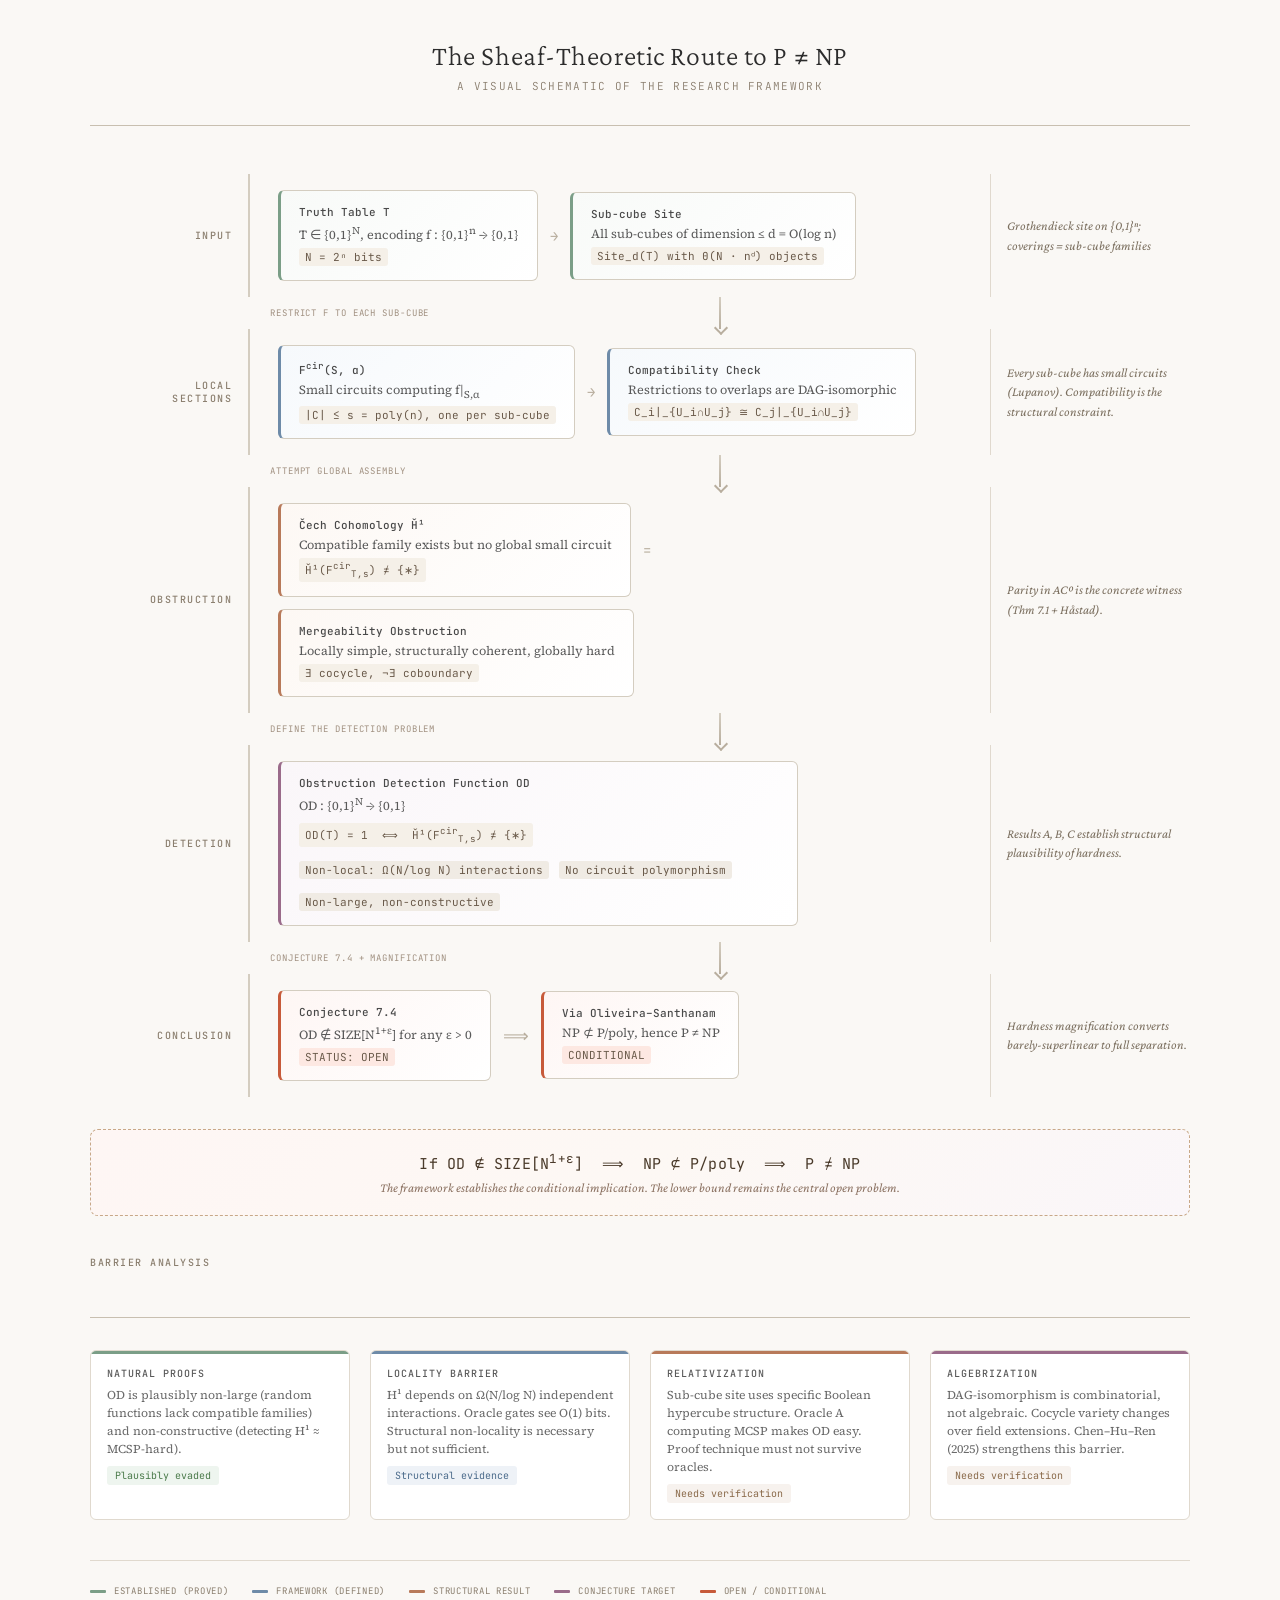
<file: pnp-research/archive/Sheaf_Framework_Schematic.html>
<!DOCTYPE html>
<html lang="en">
<head>
<meta charset="UTF-8">
<meta name="viewport" content="width=device-width, initial-scale=1.0">
<title>Sheaf-Theoretic Framework for P ≠ NP — Schematic</title>
<style>
  @import url('https://fonts.googleapis.com/css2?family=Crimson+Pro:ital,wght@0,300;0,400;0,600;1,300;1,400&family=JetBrains+Mono:wght@300;400;500&family=Source+Serif+4:ital,opsz,wght@0,8..60,300;0,8..60,400;0,8..60,600;1,8..60,300;1,8..60,400&display=swap');

  * { margin: 0; padding: 0; box-sizing: border-box; }

  body {
    background: #faf8f5;
    font-family: 'Source Serif 4', Georgia, serif;
    color: #1a1a1a;
    display: flex;
    justify-content: center;
    align-items: flex-start;
    min-height: 100vh;
    padding: 40px 20px;
  }

  .container {
    width: 100%;
    max-width: 1100px;
    position: relative;
  }

  /* Title block */
  .title-block {
    text-align: center;
    margin-bottom: 48px;
    padding-bottom: 32px;
    border-bottom: 1px solid #c8bfb0;
  }
  .title-block h1 {
    font-family: 'Crimson Pro', Georgia, serif;
    font-weight: 300;
    font-size: 28px;
    letter-spacing: 0.02em;
    color: #2c2c2c;
    margin-bottom: 8px;
  }
  .title-block .subtitle {
    font-family: 'JetBrains Mono', monospace;
    font-size: 11px;
    font-weight: 300;
    letter-spacing: 0.12em;
    text-transform: uppercase;
    color: #8a7e6e;
  }

  /* Flow diagram */
  .flow {
    display: flex;
    flex-direction: column;
    gap: 0;
    position: relative;
  }

  /* Each tier */
  .tier {
    display: grid;
    grid-template-columns: 160px 1fr 200px;
    align-items: stretch;
    min-height: 120px;
    position: relative;
  }
  .tier + .tier { margin-top: 0; }

  .tier-label {
    font-family: 'JetBrains Mono', monospace;
    font-size: 10px;
    font-weight: 500;
    letter-spacing: 0.15em;
    text-transform: uppercase;
    color: #8a7e6e;
    padding: 20px 16px 20px 0;
    text-align: right;
    border-right: 2px solid #d4cdc0;
    display: flex;
    align-items: center;
    justify-content: flex-end;
  }

  .tier-content {
    padding: 16px 28px;
    position: relative;
    display: flex;
    align-items: center;
    gap: 16px;
  }

  .tier-annotation {
    font-family: 'Crimson Pro', Georgia, serif;
    font-size: 13px;
    font-style: italic;
    color: #7a6e5e;
    padding: 20px 0 20px 16px;
    border-left: 1px solid #e0d9ce;
    display: flex;
    align-items: center;
    line-height: 1.5;
  }

  /* Nodes */
  .node {
    background: #fff;
    border: 1px solid #d4cdc0;
    border-radius: 6px;
    padding: 14px 18px;
    position: relative;
    transition: all 0.3s ease;
    flex-shrink: 0;
  }
  .node:hover {
    border-color: #8a7e6e;
    box-shadow: 0 2px 12px rgba(0,0,0,0.06);
  }
  .node-title {
    font-family: 'JetBrains Mono', monospace;
    font-size: 11px;
    font-weight: 500;
    color: #4a4a4a;
    margin-bottom: 4px;
  }
  .node-desc {
    font-size: 12.5px;
    color: #5a5a5a;
    line-height: 1.45;
  }
  .node-math {
    font-family: 'JetBrains Mono', monospace;
    font-size: 11px;
    color: #6a5a4a;
    background: #f5f0e8;
    padding: 2px 6px;
    border-radius: 3px;
    display: inline-block;
    margin-top: 4px;
  }

  /* Accent variants */
  .node.input {
    border-left: 3px solid #7b9e87;
    background: linear-gradient(135deg, #f8faf8, #fff);
  }
  .node.process {
    border-left: 3px solid #6e8ba8;
    background: linear-gradient(135deg, #f6f9fc, #fff);
  }
  .node.obstruction {
    border-left: 3px solid #b87a5a;
    background: linear-gradient(135deg, #fdf8f4, #fff);
  }
  .node.target {
    border-left: 3px solid #9a6b8a;
    background: linear-gradient(135deg, #faf6f9, #fff);
  }
  .node.result {
    border-left: 3px solid #c75a3a;
    background: linear-gradient(135deg, #fef6f4, #fff);
  }

  /* Connectors between tiers */
  .connector {
    display: flex;
    justify-content: center;
    padding: 0;
    position: relative;
  }
  .connector-line {
    width: 2px;
    height: 32px;
    background: linear-gradient(to bottom, #d4cdc0, #b8ae9e);
    position: relative;
    margin-left: 160px;
  }
  .connector-line::after {
    content: '';
    position: absolute;
    bottom: -4px;
    left: -3px;
    width: 8px;
    height: 8px;
    border-right: 2px solid #b8ae9e;
    border-bottom: 2px solid #b8ae9e;
    transform: rotate(45deg);
  }
  .connector-label {
    position: absolute;
    left: calc(160px + 20px);
    top: 50%;
    transform: translateY(-50%);
    font-family: 'JetBrains Mono', monospace;
    font-size: 9px;
    letter-spacing: 0.1em;
    color: #a09080;
    text-transform: uppercase;
    white-space: nowrap;
  }

  /* Barrier sidebar */
  .barriers {
    margin-top: 48px;
    padding-top: 32px;
    border-top: 1px solid #c8bfb0;
    display: grid;
    grid-template-columns: repeat(4, 1fr);
    gap: 20px;
  }
  .barrier-card {
    background: #fff;
    border: 1px solid #e0d9ce;
    border-radius: 6px;
    padding: 16px;
    position: relative;
    overflow: hidden;
  }
  .barrier-card::before {
    content: '';
    position: absolute;
    top: 0; left: 0; right: 0;
    height: 3px;
  }
  .barrier-card.natural::before { background: #7b9e87; }
  .barrier-card.locality::before { background: #6e8ba8; }
  .barrier-card.relativ::before { background: #b87a5a; }
  .barrier-card.algebr::before { background: #9a6b8a; }

  .barrier-name {
    font-family: 'JetBrains Mono', monospace;
    font-size: 10px;
    font-weight: 500;
    letter-spacing: 0.1em;
    text-transform: uppercase;
    color: #5a5a5a;
    margin-bottom: 6px;
  }
  .barrier-status {
    font-size: 12px;
    color: #6a6a6a;
    line-height: 1.5;
  }
  .barrier-verdict {
    font-family: 'JetBrains Mono', monospace;
    font-size: 10px;
    margin-top: 8px;
    padding: 3px 8px;
    border-radius: 3px;
    display: inline-block;
  }
  .verdict-plausible {
    background: #eef5ef;
    color: #4a7a4a;
  }
  .verdict-structural {
    background: #eef2f7;
    color: #4a6a8a;
  }
  .verdict-open {
    background: #f7f2ee;
    color: #8a6a4a;
  }

  /* Bottom legend */
  .legend {
    margin-top: 40px;
    padding-top: 24px;
    border-top: 1px solid #e0d9ce;
    display: flex;
    gap: 24px;
    flex-wrap: wrap;
  }
  .legend-item {
    display: flex;
    align-items: center;
    gap: 8px;
  }
  .legend-swatch {
    width: 16px;
    height: 3px;
    border-radius: 1px;
  }
  .legend-text {
    font-family: 'JetBrains Mono', monospace;
    font-size: 9px;
    letter-spacing: 0.08em;
    text-transform: uppercase;
    color: #8a7e6e;
  }

  /* Node clusters */
  .node-cluster {
    display: flex;
    gap: 12px;
    flex-wrap: wrap;
    align-items: center;
  }

  .arrow-text {
    font-family: 'JetBrains Mono', monospace;
    font-size: 14px;
    color: #b8ae9e;
    flex-shrink: 0;
  }

  /* Conditional banner */
  .conditional-banner {
    margin: 32px 0 0;
    padding: 20px 28px;
    background: linear-gradient(135deg, #fef6f4 0%, #fdf8f4 50%, #faf6f9 100%);
    border: 1px dashed #c8a888;
    border-radius: 8px;
    text-align: center;
  }
  .conditional-banner .formula {
    font-family: 'JetBrains Mono', monospace;
    font-size: 15px;
    color: #4a3a2a;
    letter-spacing: 0.02em;
    margin-bottom: 6px;
  }
  .conditional-banner .note {
    font-family: 'Crimson Pro', Georgia, serif;
    font-size: 13px;
    font-style: italic;
    color: #8a7060;
  }

  /* Section label */
  .section-label {
    font-family: 'JetBrains Mono', monospace;
    font-size: 10px;
    font-weight: 500;
    letter-spacing: 0.15em;
    text-transform: uppercase;
    color: #8a7e6e;
    margin: 40px 0 16px;
  }
</style>
</head>
<body>
<div class="container">

  <!-- Title -->
  <div class="title-block">
    <h1>The Sheaf-Theoretic Route to P ≠ NP</h1>
    <div class="subtitle">A visual schematic of the research framework</div>
  </div>

  <!-- Main flow -->
  <div class="flow">

    <!-- Tier 1: Input -->
    <div class="tier">
      <div class="tier-label">Input</div>
      <div class="tier-content">
        <div class="node-cluster">
          <div class="node input">
            <div class="node-title">Truth Table T</div>
            <div class="node-desc">T ∈ {0,1}<sup>N</sup>, encoding f : {0,1}<sup>n</sup> → {0,1}</div>
            <div class="node-math">N = 2ⁿ bits</div>
          </div>
          <span class="arrow-text">→</span>
          <div class="node input">
            <div class="node-title">Sub-cube Site</div>
            <div class="node-desc">All sub-cubes of dimension ≤ d = O(log n)</div>
            <div class="node-math">Site_d(T) with Θ(N · nᵈ) objects</div>
          </div>
        </div>
      </div>
      <div class="tier-annotation">Grothendieck site on {0,1}ⁿ; coverings = sub-cube families</div>
    </div>

    <!-- Connector -->
    <div class="connector">
      <div class="connector-line"></div>
      <div class="connector-label">restrict f to each sub-cube</div>
    </div>

    <!-- Tier 2: Local Sections -->
    <div class="tier">
      <div class="tier-label">Local<br>Sections</div>
      <div class="tier-content">
        <div class="node-cluster">
          <div class="node process">
            <div class="node-title">F<sup>cir</sup>(S, α)</div>
            <div class="node-desc">Small circuits computing f|<sub>S,α</sub></div>
            <div class="node-math">|C| ≤ s = poly(n), one per sub-cube</div>
          </div>
          <span class="arrow-text">→</span>
          <div class="node process">
            <div class="node-title">Compatibility Check</div>
            <div class="node-desc">Restrictions to overlaps are DAG-isomorphic</div>
            <div class="node-math">C_i|_{U_i∩U_j} ≅ C_j|_{U_i∩U_j}</div>
          </div>
        </div>
      </div>
      <div class="tier-annotation">Every sub-cube has small circuits (Lupanov). Compatibility is the structural constraint.</div>
    </div>

    <!-- Connector -->
    <div class="connector">
      <div class="connector-line"></div>
      <div class="connector-label">attempt global assembly</div>
    </div>

    <!-- Tier 3: Cohomological Obstruction -->
    <div class="tier">
      <div class="tier-label">Obstruction</div>
      <div class="tier-content">
        <div class="node-cluster">
          <div class="node obstruction">
            <div class="node-title">Čech Cohomology Ȟ¹</div>
            <div class="node-desc">Compatible family exists but no global small circuit</div>
            <div class="node-math">Ȟ¹(F<sup>cir</sup><sub>T,s</sub>) ≠ {∗}</div>
          </div>
          <span class="arrow-text">=</span>
          <div class="node obstruction">
            <div class="node-title">Mergeability Obstruction</div>
            <div class="node-desc">Locally simple, structurally coherent, globally hard</div>
            <div class="node-math">∃ cocycle, ¬∃ coboundary</div>
          </div>
        </div>
      </div>
      <div class="tier-annotation">Parity in AC⁰ is the concrete witness (Thm 7.1 + Håstad).</div>
    </div>

    <!-- Connector -->
    <div class="connector">
      <div class="connector-line"></div>
      <div class="connector-label">define the detection problem</div>
    </div>

    <!-- Tier 4: OD Function -->
    <div class="tier">
      <div class="tier-label">Detection</div>
      <div class="tier-content">
        <div class="node target" style="flex-grow: 1; max-width: 520px;">
          <div class="node-title">Obstruction Detection Function OD</div>
          <div class="node-desc">OD : {0,1}<sup>N</sup> → {0,1}</div>
          <div class="node-math" style="margin-top: 8px;">OD(T) = 1 &nbsp;⟺&nbsp; Ȟ¹(F<sup>cir</sup><sub>T,s</sub>) ≠ {∗}</div>
          <div style="margin-top: 10px; display: flex; gap: 10px; flex-wrap: wrap;">
            <span class="node-math" style="background: #f0ebe4;">Non-local: Ω(N/log N) interactions</span>
            <span class="node-math" style="background: #f0ebe4;">No circuit polymorphism</span>
            <span class="node-math" style="background: #f0ebe4;">Non-large, non-constructive</span>
          </div>
        </div>
      </div>
      <div class="tier-annotation">Results A, B, C establish structural plausibility of hardness.</div>
    </div>

    <!-- Connector -->
    <div class="connector">
      <div class="connector-line"></div>
      <div class="connector-label">conjecture 7.4 + magnification</div>
    </div>

    <!-- Tier 5: Implication -->
    <div class="tier">
      <div class="tier-label">Conclusion</div>
      <div class="tier-content">
        <div class="node-cluster">
          <div class="node result" style="max-width: 280px;">
            <div class="node-title">Conjecture 7.4</div>
            <div class="node-desc">OD ∉ SIZE[N<sup>1+ε</sup>] for any ε > 0</div>
            <div class="node-math" style="background: #fde8e2;">STATUS: OPEN</div>
          </div>
          <span class="arrow-text" style="font-size: 18px;">⟹</span>
          <div class="node result" style="max-width: 280px;">
            <div class="node-title">Via Oliveira–Santhanam</div>
            <div class="node-desc">NP ⊄ P/poly, hence P ≠ NP</div>
            <div class="node-math" style="background: #fde8e2;">CONDITIONAL</div>
          </div>
        </div>
      </div>
      <div class="tier-annotation">Hardness magnification converts barely-superlinear to full separation.</div>
    </div>
  </div>

  <!-- Conditional banner -->
  <div class="conditional-banner">
    <div class="formula">If OD ∉ SIZE[N<sup>1+ε</sup>] &nbsp;⟹&nbsp; NP ⊄ P/poly &nbsp;⟹&nbsp; P ≠ NP</div>
    <div class="note">The framework establishes the conditional implication. The lower bound remains the central open problem.</div>
  </div>

  <!-- Barriers section -->
  <div class="section-label">Barrier Analysis</div>
  <div class="barriers">
    <div class="barrier-card natural">
      <div class="barrier-name">Natural Proofs</div>
      <div class="barrier-status">OD is plausibly non-large (random functions lack compatible families) and non-constructive (detecting H¹ ≈ MCSP-hard).</div>
      <div class="barrier-verdict verdict-plausible">Plausibly evaded</div>
    </div>
    <div class="barrier-card locality">
      <div class="barrier-name">Locality Barrier</div>
      <div class="barrier-status">H¹ depends on Ω(N/log N) independent interactions. Oracle gates see O(1) bits. Structural non-locality is necessary but not sufficient.</div>
      <div class="barrier-verdict verdict-structural">Structural evidence</div>
    </div>
    <div class="barrier-card relativ">
      <div class="barrier-name">Relativization</div>
      <div class="barrier-status">Sub-cube site uses specific Boolean hypercube structure. Oracle A computing MCSP makes OD easy. Proof technique must not survive oracles.</div>
      <div class="barrier-verdict verdict-open">Needs verification</div>
    </div>
    <div class="barrier-card algebr">
      <div class="barrier-name">Algebrization</div>
      <div class="barrier-status">DAG-isomorphism is combinatorial, not algebraic. Cocycle variety changes over field extensions. Chen–Hu–Ren (2025) strengthens this barrier.</div>
      <div class="barrier-verdict verdict-open">Needs verification</div>
    </div>
  </div>

  <!-- Legend -->
  <div class="legend">
    <div class="legend-item">
      <div class="legend-swatch" style="background: #7b9e87;"></div>
      <div class="legend-text">Established (proved)</div>
    </div>
    <div class="legend-item">
      <div class="legend-swatch" style="background: #6e8ba8;"></div>
      <div class="legend-text">Framework (defined)</div>
    </div>
    <div class="legend-item">
      <div class="legend-swatch" style="background: #b87a5a;"></div>
      <div class="legend-text">Structural result</div>
    </div>
    <div class="legend-item">
      <div class="legend-swatch" style="background: #9a6b8a;"></div>
      <div class="legend-text">Conjecture target</div>
    </div>
    <div class="legend-item">
      <div class="legend-swatch" style="background: #c75a3a;"></div>
      <div class="legend-text">Open / conditional</div>
    </div>
  </div>

</div>
</body>
</html>
</file>
